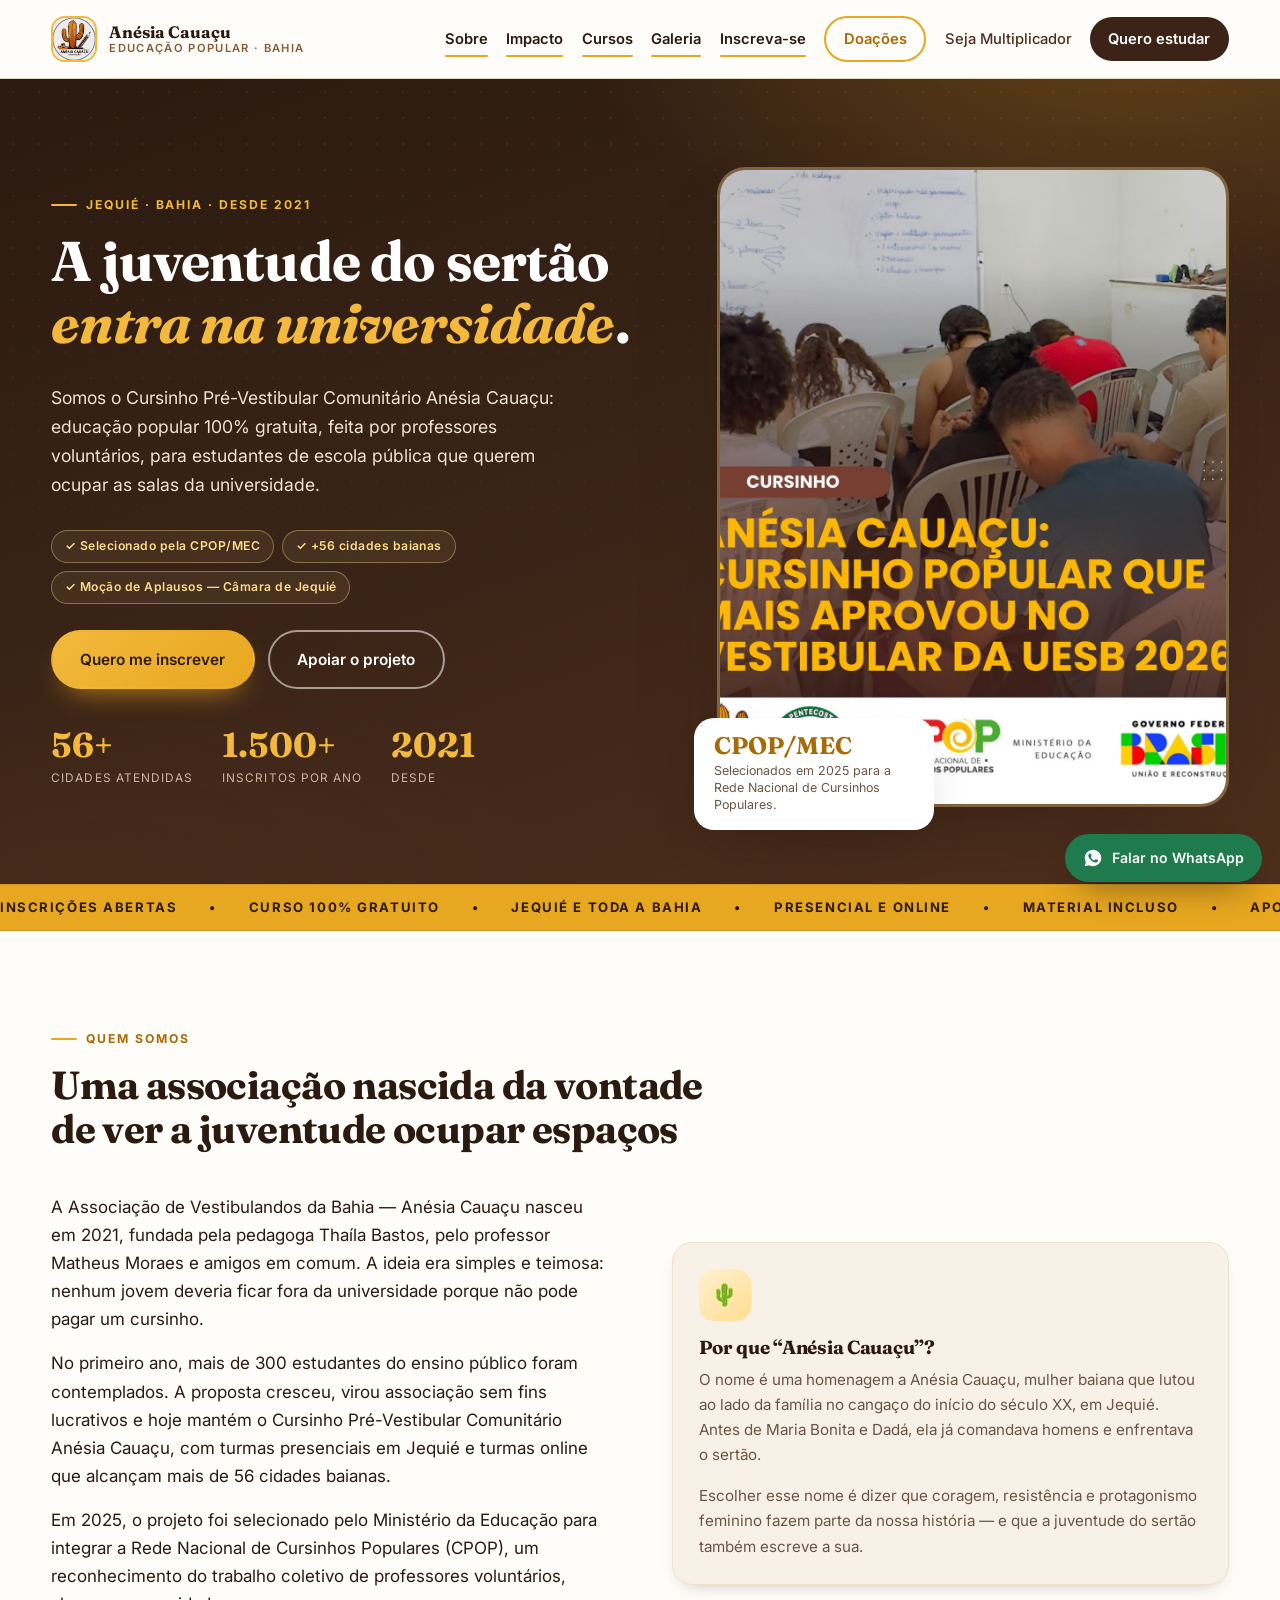
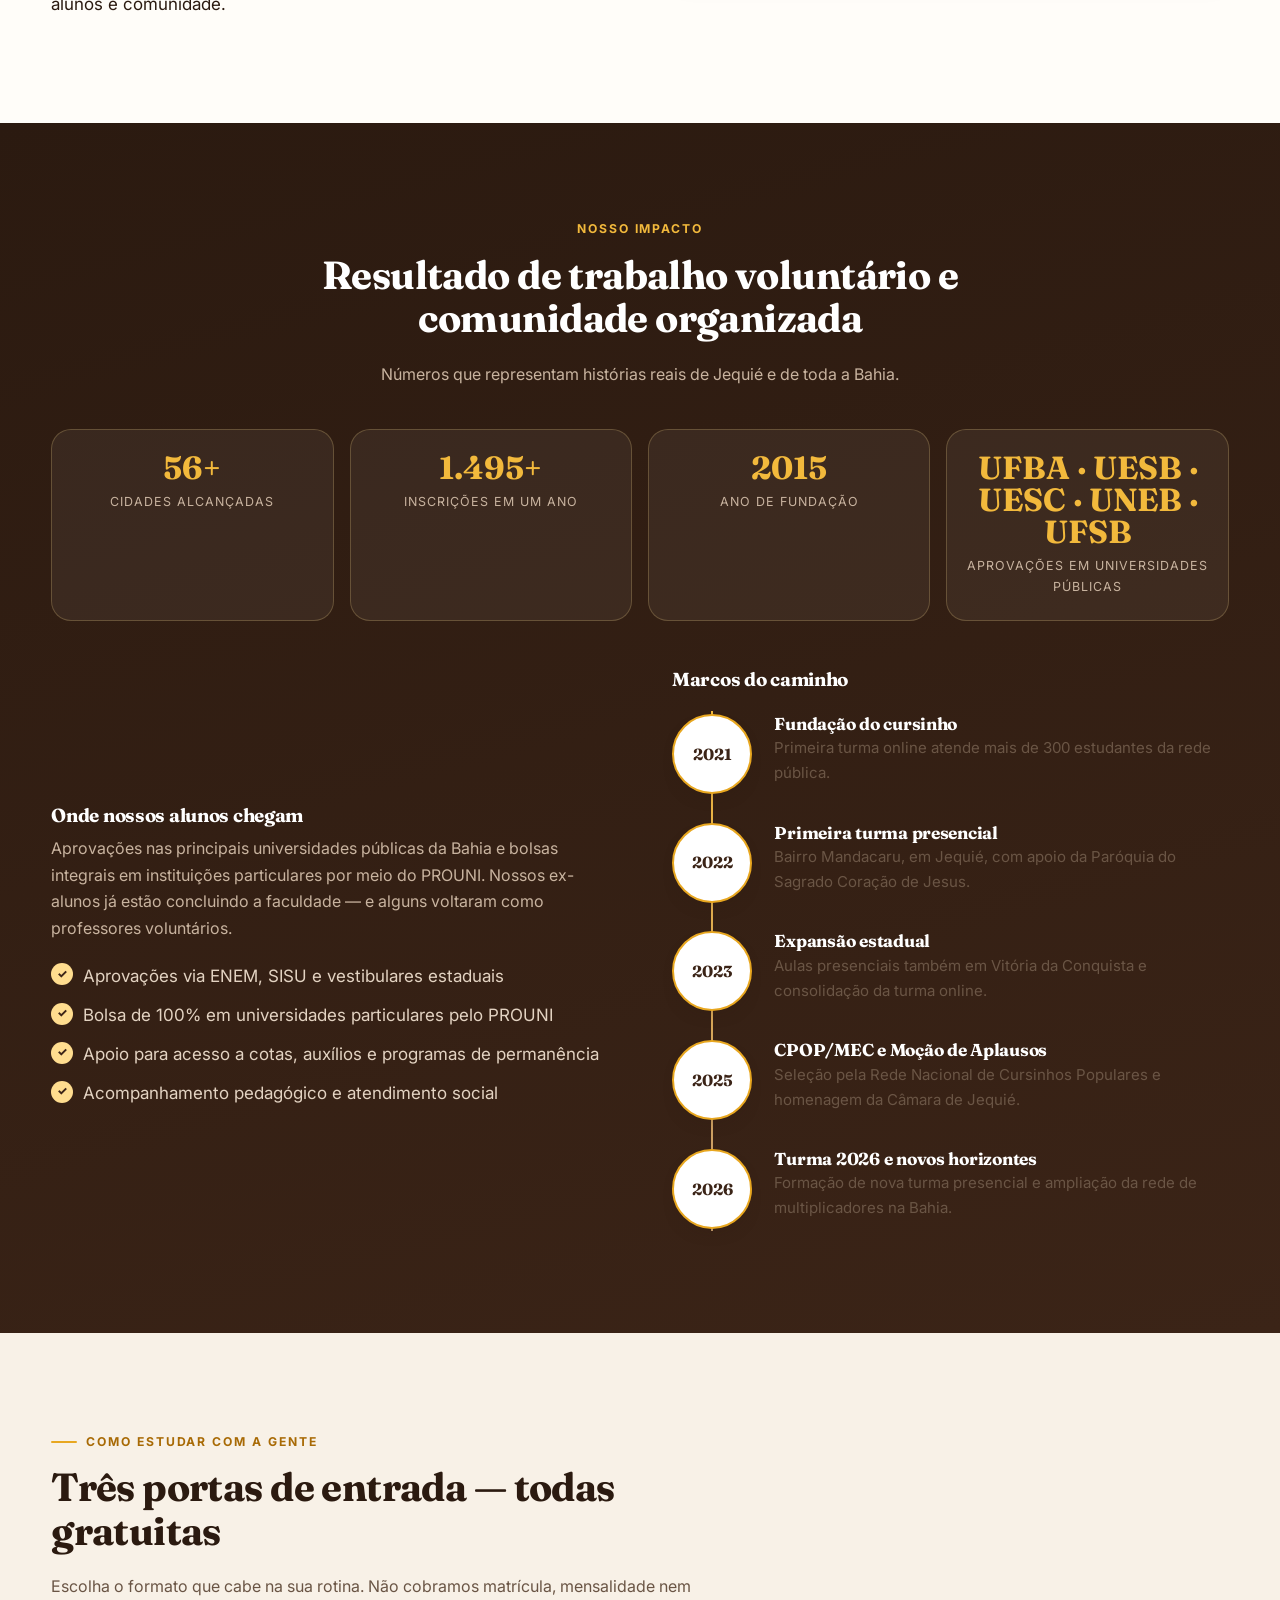
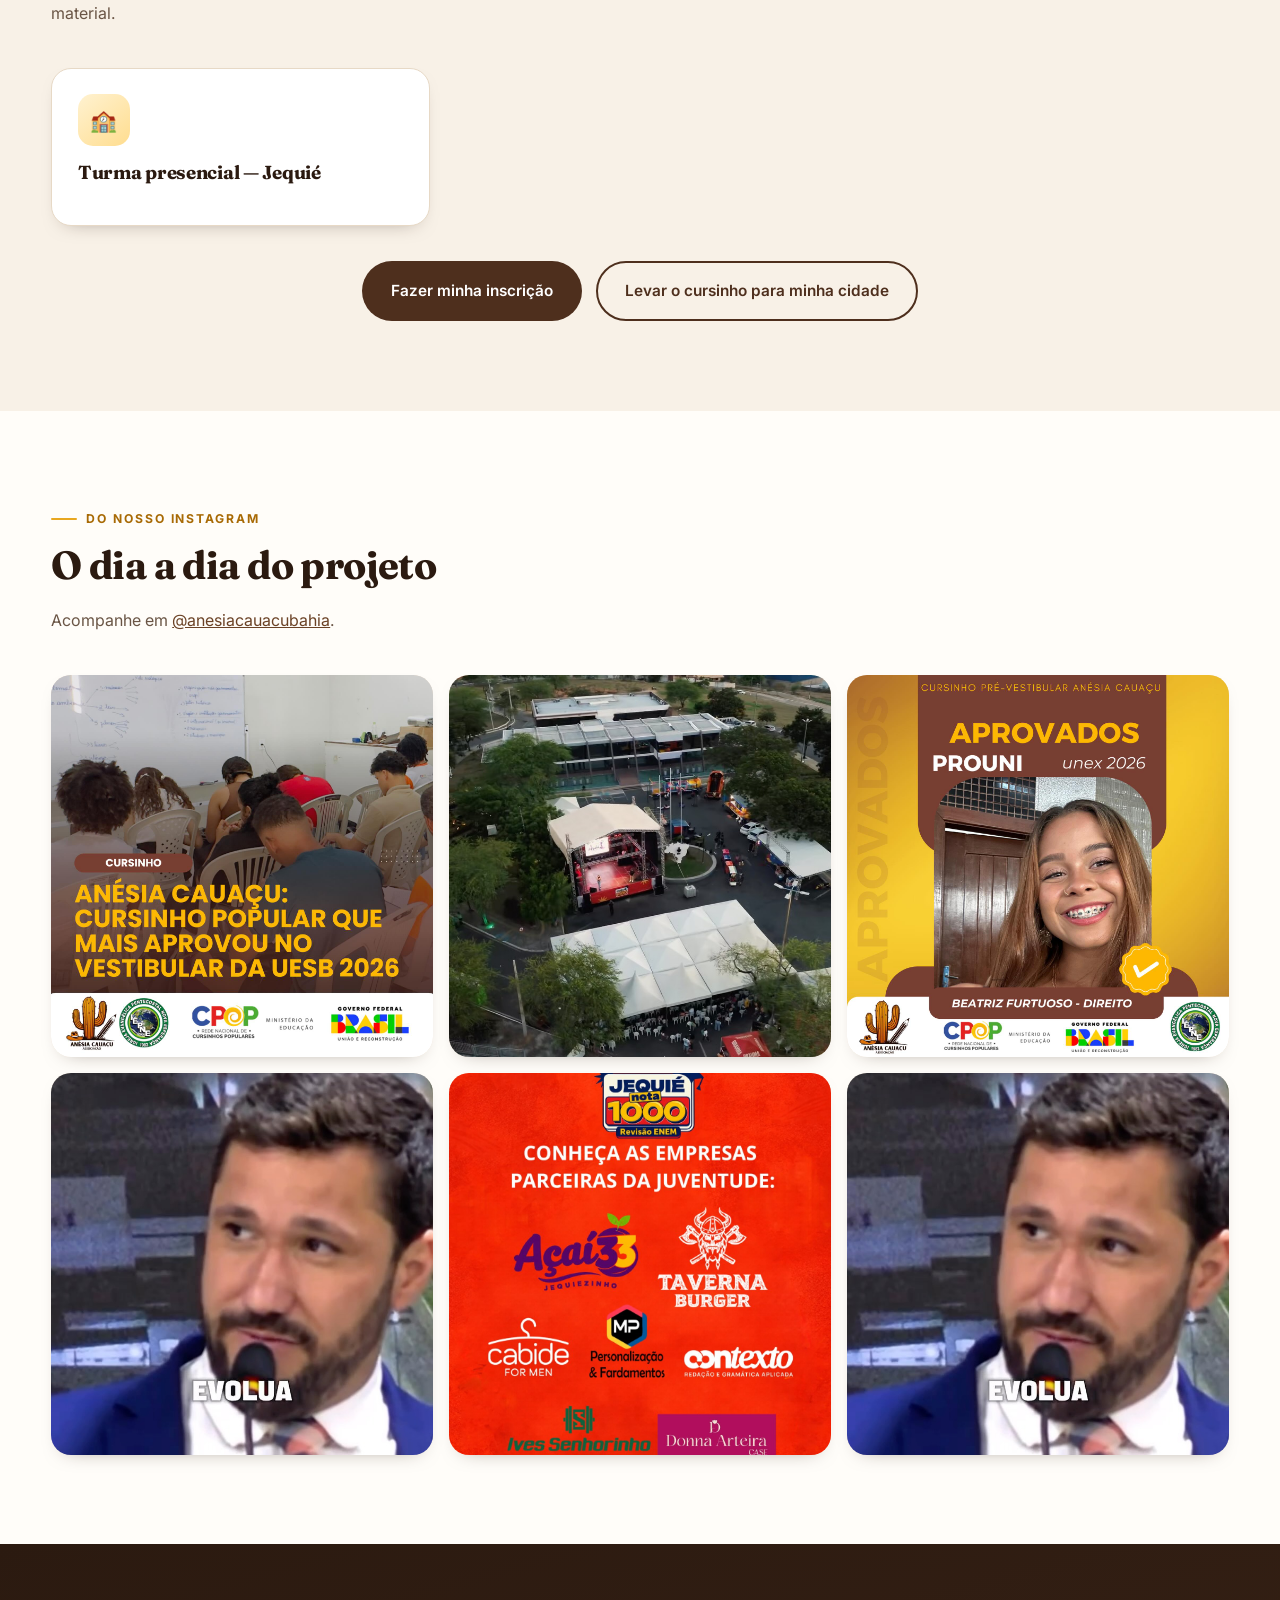
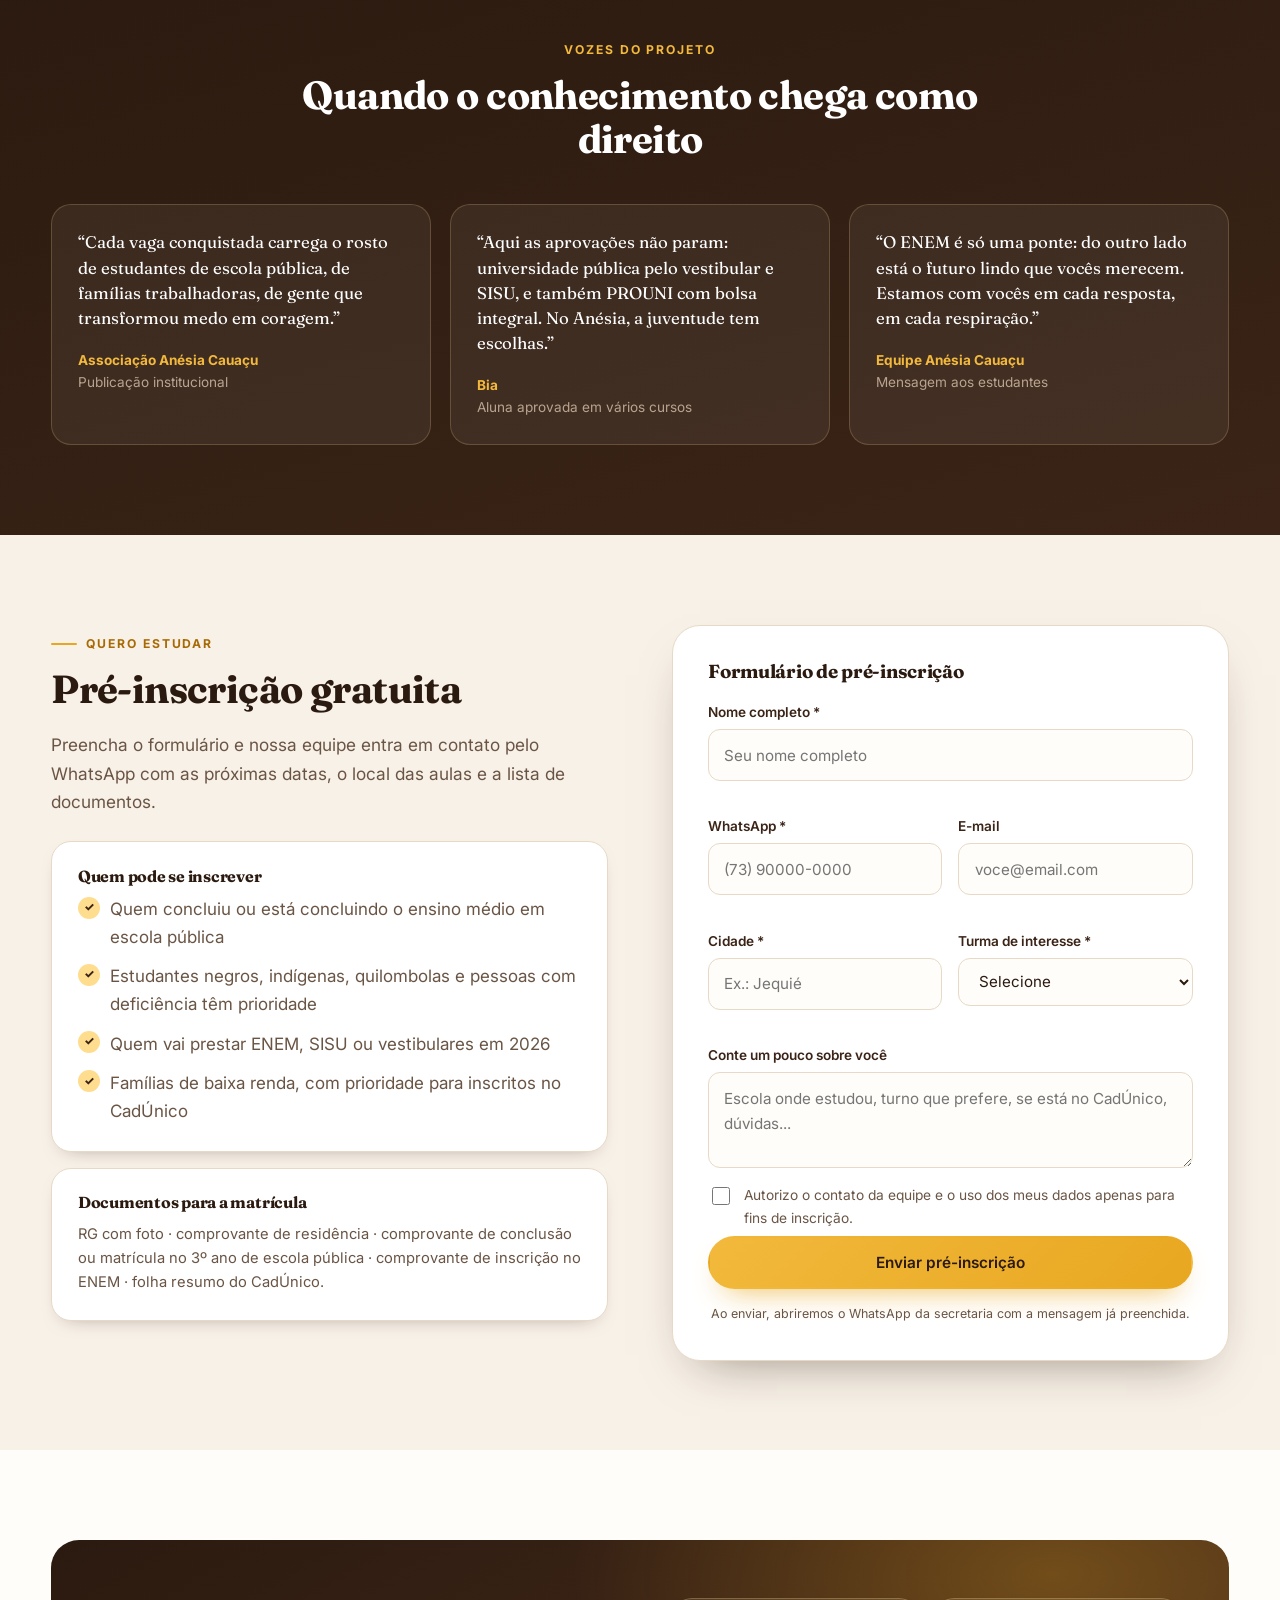
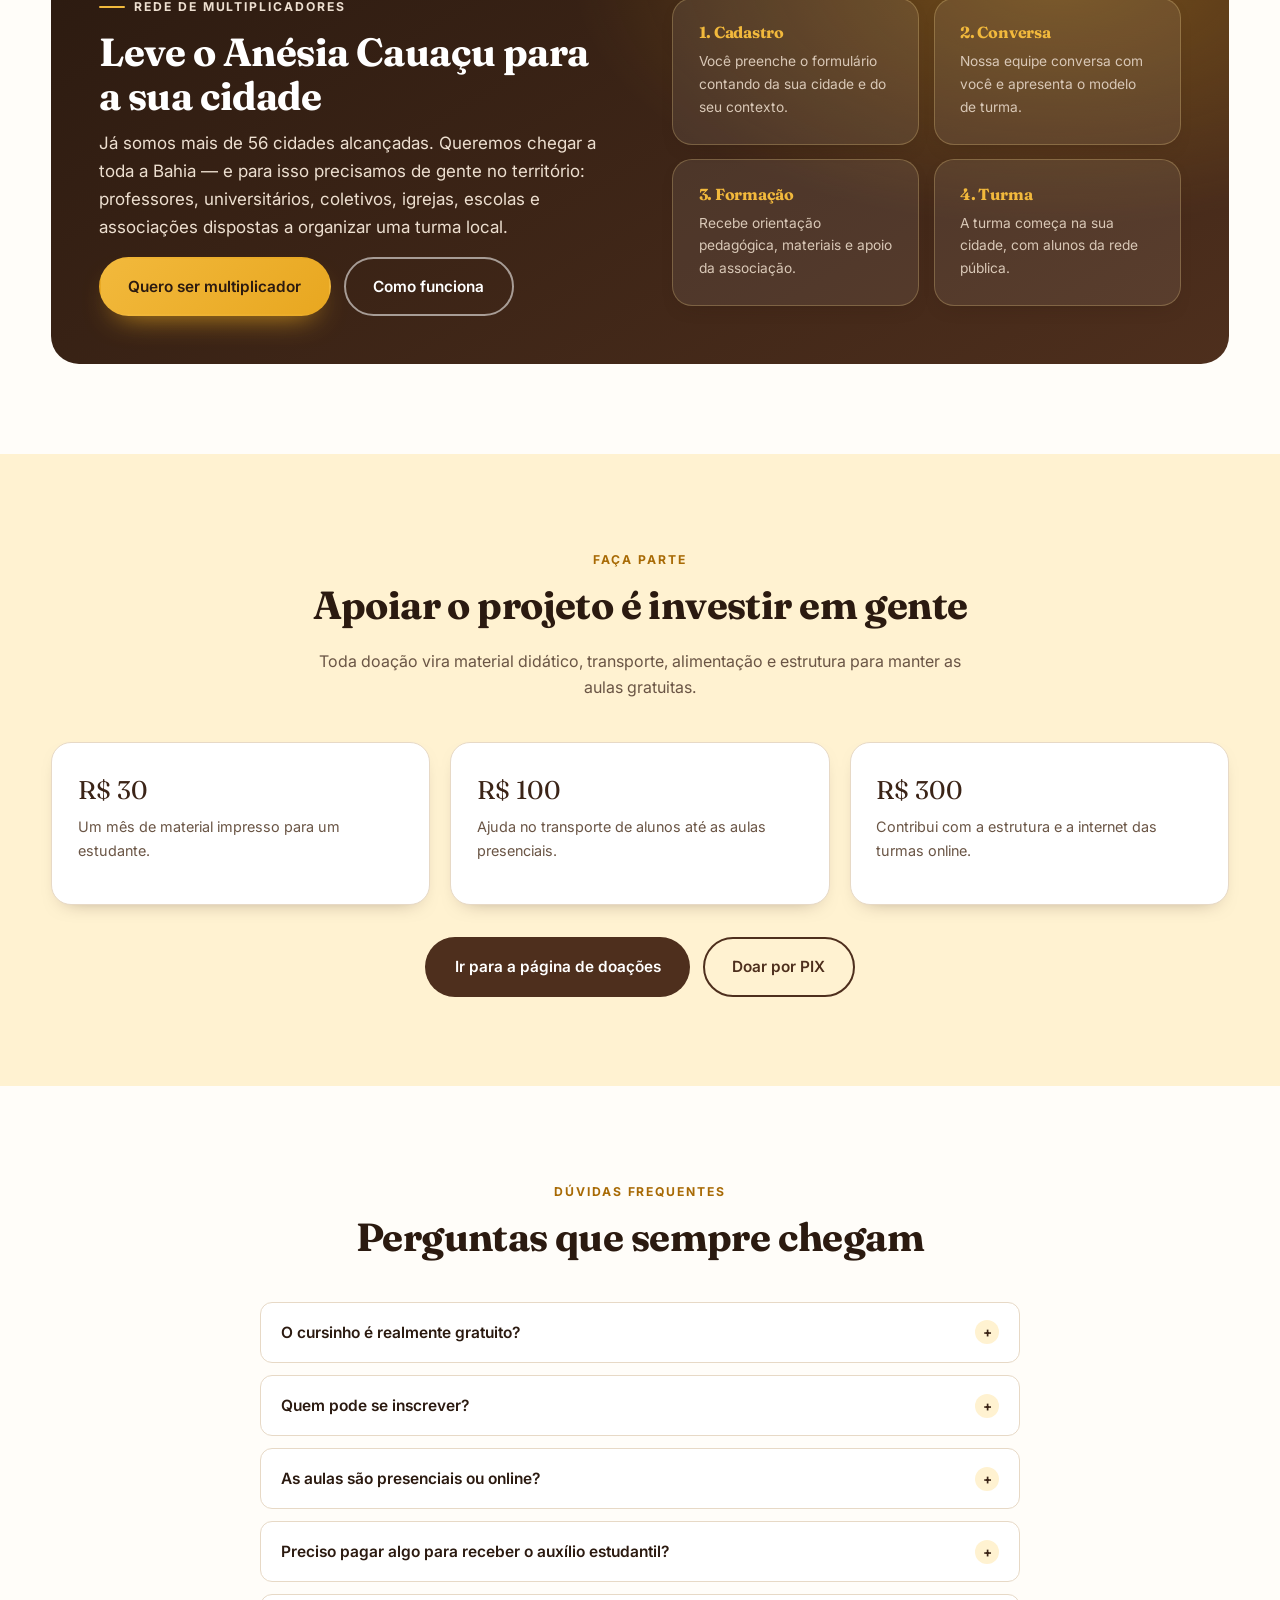
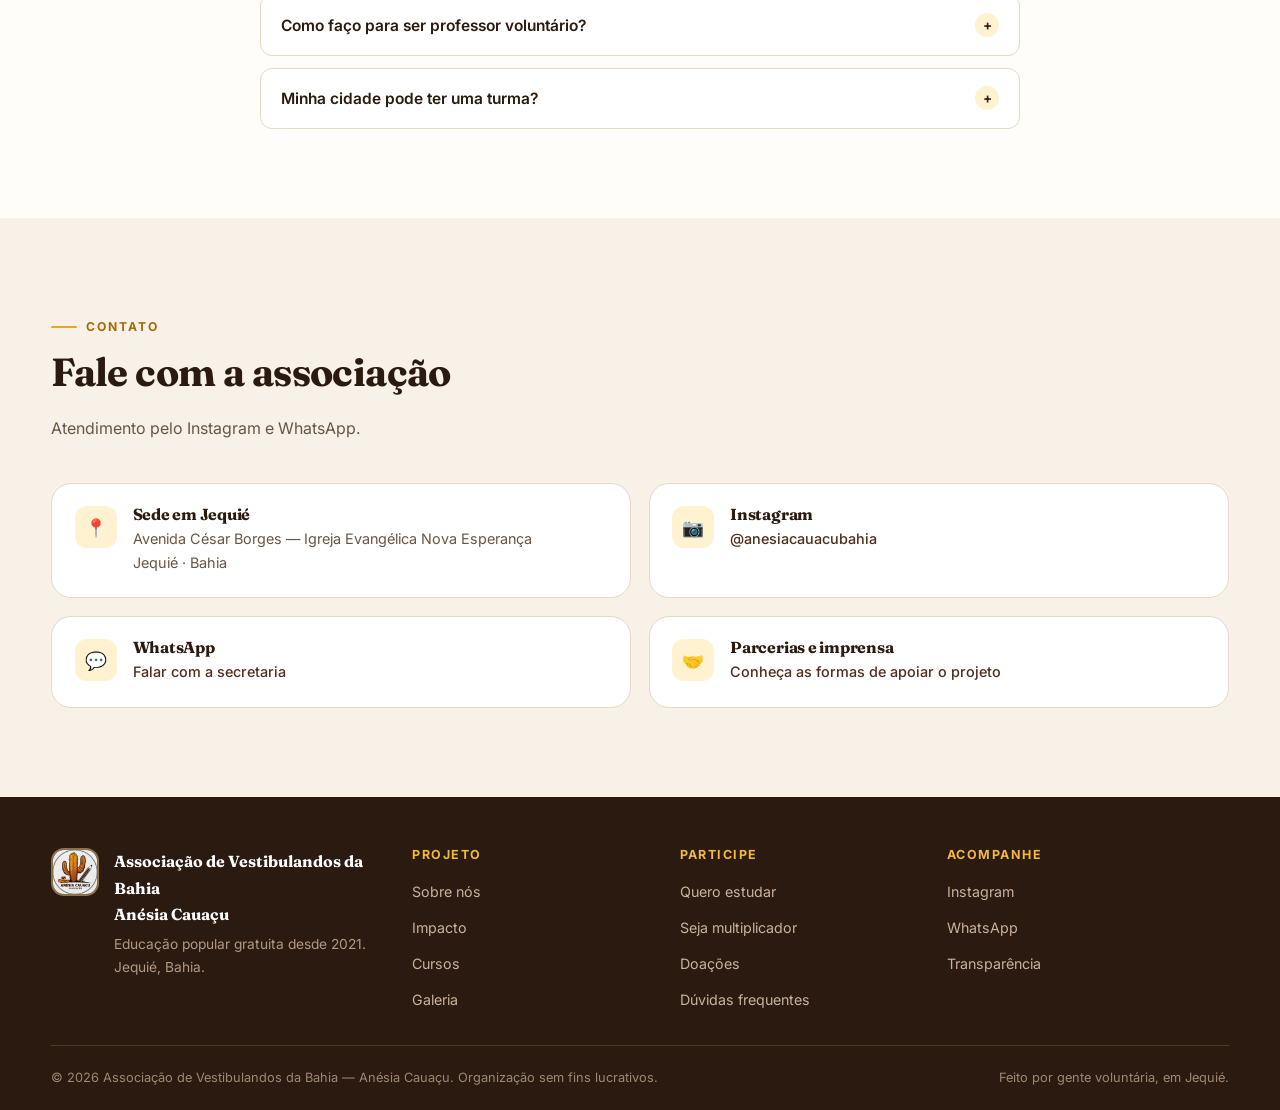
<file: index.html>
<!DOCTYPE html>
<html lang="pt-BR">
<head>
  <meta charset="UTF-8">
  <meta name="viewport" content="width=device-width, initial-scale=1.0">
  <title>Associação Anésia Cauaçu — Cursinho Pré-Vestibular Comunitário | Jequié, Bahia</title>
  <meta name="description" content="Educação popular gratuita em Jequié desde 2021. Mais de 56 cidades baianas alcançadas, centenas de aprovações em universidades públicas. Selecione pela Rede Nacional de Cursinhos Populares (CPOP/MEC).">
  <meta name="theme-color" content="#2b1a10">

  <!-- Open Graph (compartilhamento em redes sociais) -->
  <meta property="og:type" content="website">
  <meta property="og:locale" content="pt_BR">
  <meta property="og:title" content="Associação Anésia Cauaçu — Cursinho Comunitário Gratuito">
  <meta property="og:description" content="Referência em educação popular na Bahia. Cursinho pré-vestibular gratuito em Jequié e online para todo o estado.">
  <meta property="og:image" content="assets/uploads/post-turma.jpg">

  <link rel="icon" type="image/jpeg" href="assets/uploads/perfil-instagram.jpg">
  <link rel="preconnect" href="https://fonts.googleapis.com">
  <link rel="preconnect" href="https://fonts.gstatic.com" crossorigin>
  <link href="https://fonts.googleapis.com/css2?family=Fraunces:ital,opsz,wght@0,9..144,500;0,9..144,700;1,9..144,600&family=Inter:wght@300;400;500;600;700;800&display=swap" rel="stylesheet">
  <link rel="stylesheet" href="css/styles.css">
</head>
<body>

<a class="skip-link" href="#conteudo">Ir para o conteúdo</a>

<!-- ===================== TOPO ===================== -->
<header class="topbar">
  <div class="container topbar__inner">
    <a class="brand" href="index.html#inicio" aria-label="Anésia Cauaçu — página inicial">
      <img class="brand__mark" src="assets/uploads/perfil-instagram.jpg" alt="Logo da Associação Anésia Cauaçu">
      <span class="brand__text">
        <strong>Anésia Cauaçu</strong>
        <small>Educação popular · Bahia</small>
      </span>
    </a>

    <nav class="nav" id="nav" aria-label="Navegação principal">
      <a href="index.html#sobre">Sobre</a>
      <a href="index.html#impacto">Impacto</a>
      <a href="index.html#cursos">Cursos</a>
      <a href="index.html#galeria">Galeria</a>
      <a href="index.html#inscricoes">Inscreva-se</a>
      <a class="nav__donate" href="doacoes.html">Doações</a>
      <a href="multiplicadores.html">Seja Multiplicador</a>
      <a class="nav__cta" href="index.html#inscricoes">Quero estudar</a>
    </nav>

    <button class="menu-btn" id="menuBtn" aria-label="Abrir menu" aria-expanded="false" aria-controls="nav">
      <span></span><span></span><span></span>
    </button>
  </div>
</header>

<main id="conteudo">

  <!-- ===================== HERO ===================== -->
  <section class="hero" id="inicio">
    <div class="container hero__inner">
      <div>
        <p class="eyebrow eyebrow--light" data-campo="hero_selo">Jequié · Bahia · Desde 2021</p>
        <h1><span data-campo="hero_titulo">A juventude do sertão</span> <em data-campo="hero_titulo_destaque">entra na universidade</em>.</h1>
        <p class="hero__lead" data-campo="hero_texto">
          Somos o Cursinho Pré-Vestibular Comunitário Anésia Cauaçu: educação popular
          100% gratuita, feita por professores voluntários, para estudantes de escola pública
          que querem ocupar as salas da universidade.
        </p>

        <ul class="hero__badges">
          <li>✓ Selecionado pela CPOP/MEC</li>
          <li>✓ +56 cidades baianas</li>
          <li>✓ Moção de Aplausos — Câmara de Jequié</li>
        </ul>

        <div class="btn-group">
          <a class="btn btn--gold" href="#inscricoes" data-campo="hero_botao_principal">Quero me inscrever</a>
          <a class="btn btn--outline-light" href="doacoes.html" data-campo="hero_botao_secundario">Apoiar o projeto</a>
        </div>

        <ul class="hero__stats">
          <li><strong data-count="56" data-suffix="+" data-campo-numero="hero_numero1_valor" data-campo-sufixo="hero_numero1_sufixo">0</strong><span data-campo="hero_numero1_rotulo">Cidades atendidas</span></li>
          <li><strong data-count="1500" data-suffix="+" data-campo-numero="hero_numero2_valor" data-campo-sufixo="hero_numero2_sufixo">0</strong><span data-campo="hero_numero2_rotulo">Inscritos por ano</span></li>
          <li><strong data-count="2021" data-plain="true" data-campo-numero="hero_numero3_valor">0</strong><span data-campo="hero_numero3_rotulo">Desde</span></li>
        </ul>
      </div>

      <div class="hero__visual">
        <div class="hero__photo">
          <img src="assets/uploads/post-turma.jpg" alt="Turma do Cursinho Anésia Cauaçu reunida no início das aulas" loading="eager" data-campo="hero_foto">
        </div>
        <div class="hero__float">
          <strong data-campo="hero_cartao_titulo">CPOP/MEC</strong>
          <span data-campo="hero_cartao_texto">Selecionados em 2025 para a Rede Nacional de Cursinhos Populares.</span>
        </div>
      </div>
    </div>
  </section>

  <!-- ===================== FAIXA ===================== -->
  <div class="ticker" aria-hidden="true">
    <div class="ticker__track">
      <span>Inscrições abertas</span><span>•</span>
      <span>Curso 100% gratuito</span><span>•</span>
      <span>Jequié e todo a Bahia</span><span>•</span>
      <span>Presencial e online</span><span>•</span>
      <span>Material incluso</span><span>•</span>
      <span>Apoio pedagógico</span><span>•</span>
      <span>Inscrições abertas</span><span>•</span>
      <span>Curso 100% gratuito</span><span>•</span>
      <span>Jequié e todo a Bahia</span><span>•</span>
      <span>Presencial e online</span><span>•</span>
      <span>Material incluso</span><span>•</span>
      <span>Apoio pedagógico</span><span>•</span>
    </div>
  </div>

  <!-- ===================== SOBRE ===================== -->
  <section class="section" id="sobre">
    <div class="container">
      <div class="section__head">
        <p class="eyebrow">Quem somos</p>
        <h2>Uma associação nascida da vontade de ver a juventude ocupar espaços</h2>
      </div>

      <div class="split">
        <div>
          <p data-campo="sobre_paragrafo1">
            A <strong>Associação de Vestibulandos da Bahia — Anésia Cauaçu</strong> nasceu em
            2021, fundada pela pedagoga <strong>Thaíla Bastos</strong>, pelo professor
            <strong>Matheus Moraes</strong> e amigos em comum. A ideia era simples e teimosa:
            nenhum jovem deveria ficar fora da universidade porque não pode pagar um cursinho.
          </p>
          <p data-campo="sobre_paragrafo2">
            No primeiro ano, mais de 300 estudantes do ensino público foram contemplados.
            A proposta cresceu, virou associação sem fins lucrativos e hoje mantém o
            <strong>Cursinho Pré-Vestibular Comunitário Anésia Cauaçu</strong>, com turmas
            presenciais em Jequié e turmas online que alcançam mais de 56 cidades baianas.
          </p>
          <p data-campo="sobre_paragrafo3">
            Em 2025, o projeto foi <strong>selecionado pelo Ministério da Educação</strong> para
            integrar a Rede Nacional de Cursinhos Populares (CPOP), um reconhecimento do
            trabalho coletivo de professores voluntários, alunos e comunidade.
          </p>
        </div>

        <aside class="card" style="background:var(--brown-50); border-color:var(--brown-100);">
          <div class="icon-box" aria-hidden="true">🌵</div>
          <h3 data-campo="nome_titulo">Por que “Anésia Cauaçu”?</h3>
          <p class="muted" style="font-size:.95rem;" data-campo="nome_paragrafo1">
            O nome é uma homenagem a <strong>Anésia Cauaçu</strong>, mulher baiana que lutou
            ao lado da família no cangaço do início do século XX, em Jequié. Antes de Maria
            Bonita e Dadá, ela já comandava homens e enfrentava o sertão.
          </p>
          <p class="muted" style="font-size:.95rem; margin-bottom:0;" data-campo="nome_paragrafo2">
            Escolher esse nome é dizer que coragem, resistência e protagonismo feminino
            fazem parte da nossa história — e que a juventude do sertão também escreve a sua.
          </p>
        </aside>
      </div>
    </div>
  </section>

  <!-- ===================== IMPACTO ===================== -->
  <section class="section section--dark" id="impacto">
    <div class="container">
      <div class="section__head section__head--center">
        <p class="eyebrow eyebrow--light" data-campo="impacto_selo">Nosso impacto</p>
        <h2 data-campo="impacto_titulo">Resultado de trabalho voluntário e comunidade organizada</h2>
        <p class="section__sub" data-campo="impacto_texto">Números que representam histórias reais de Jequié e de toda a Bahia.</p>
      </div>

      <div class="stats">
        <div class="stat"><strong data-count="56" data-suffix="+" data-campo-numero="impacto_numero1_valor" data-campo-sufixo="impacto_numero1_sufixo">0</strong><span data-campo="impacto_numero1_rotulo">Cidades alcançadas</span></div>
        <div class="stat"><strong data-count="1500" data-suffix="+" data-campo-numero="impacto_numero2_valor" data-campo-sufixo="impacto_numero2_sufixo">0</strong><span data-campo="impacto_numero2_rotulo">Inscrições em um ano</span></div>
        <div class="stat"><strong data-count="2021" data-plain="true" data-campo-numero="impacto_numero3_valor">0</strong><span data-campo="impacto_numero3_rotulo">Ano de fundação</span></div>
        <div class="stat"><strong>UFBA · UESB · UESC · UNEB · UFSB</strong><span>Aprovações em universidades públicas</span></div>
      </div>

      <div class="split" style="margin-top:3rem;">
        <div>
          <h3 data-campo="impacto_onde_titulo">Onde nossos alunos chegam</h3>
          <p class="section__sub" data-campo="impacto_onde_texto">
            Aprovações nas principais universidades públicas da Bahia e bolsas integrais
            em instituições particulares por meio do PROUNI. Nossos ex-alunos já estão
            concluindo a faculdade — e alguns voltaram como professores voluntários.
          </p>
          <ul class="check-list" id="listaImpacto">
            <li>Aprovações via ENEM, SISU e vestibulares estaduais</li>
            <li>Bolsa de 100% em universidades particulares pelo PROUNI</li>
            <li>Apoio para acesso a cotas, auxílios e programas de permanência</li>
            <li>Acompanhamento pedagógico e atendimento social</li>
          </ul>
        </div>

        <div>
          <h3>Marcos do caminho</h3>
          <ul class="timeline">
            <li class="timeline__item">
              <span class="timeline__year">2021</span>
              <div>
                <h3>Fundação do cursinho</h3>
                <p>Primeira turma online atende mais de 300 estudantes da rede pública.</p>
              </div>
            </li>
            <li class="timeline__item">
              <span class="timeline__year">2022</span>
              <div>
                <h3>Primeira turma presencial</h3>
                <p>Bairro Mandacaru, em Jequié, com apoio da Paróquia do Sagrado Coração de Jesus.</p>
              </div>
            </li>
            <li class="timeline__item">
              <span class="timeline__year">2023</span>
              <div>
                <h3>Expansão estadual</h3>
                <p>Aulas presenciais também em Vitória da Conquista e consolidação da turma online.</p>
              </div>
            </li>
            <li class="timeline__item">
              <span class="timeline__year">2025</span>
              <div>
                <h3>CPOP/MEC e Moção de Aplausos</h3>
                <p>Seleção pela Rede Nacional de Cursinhos Populares e homenagem da Câmara de Jequié.</p>
              </div>
            </li>
            <li class="timeline__item">
              <span class="timeline__year">2026</span>
              <div>
                <h3>Turma 2026 e novos horizontes</h3>
                <p>Formação de nova turma presencial e ampliação da rede de multiplicadores na Bahia.</p>
              </div>
            </li>
          </ul>
        </div>
      </div>
    </div>
  </section>

  <!-- ===================== CURSOS ===================== -->
  <section class="section section--alt" id="cursos">
    <div class="container">
      <div class="section__head">
        <p class="eyebrow" data-campo="cursos_selo">Como estudar com a gente</p>
        <h2 data-campo="cursos_titulo">Três portas de entrada — todas gratuitas</h2>
        <p class="section__sub" data-campo="cursos_texto">Escolha o formato que cabe na sua rotina. Não cobramos matrícula, mensalidade nem material.</p>
      </div>

      <div class="grid-3" id="listaCursos">
        <article class="card">
          <span class="icon-box" aria-hidden="true">🏫</span>
          <h3>Turma presencial — Jequié</h3>
          <p class="muted">
            Aulas de segunda a sexta, no contraturno, na Avenida César Borges.
            Turma pequena, acompanhamento próximo e material impresso.
          </p>
          <ul class="check-list" style="font-size:.92rem;">
            <li>Presença na Igreja Evangélica Nova Esperança</li>
            <li>Atendimento social e apoio pedagógico</li>
            <li>Prioridade para escola pública e CadÚnico</li>
          </ul>
        </article>

        <article class="card" style="border-color:var(--gold-500); box-shadow:0 0 0 3px var(--gold-100);">
          <span class="icon-box" aria-hidden="true">💻</span>
          <h3>Turma online — toda a Bahia</h3>
          <p class="muted">
            Para quem estuda ou trabalha durante o dia. Aulas ao vivo com gravação
            disponível, para acompanhar no seu horário.
          </p>
          <ul class="check-list" style="font-size:.92rem;">
            <li>Já alcançou mais de 56 cidades baianas</li>
            <li>Turma noturna com aulas gravadas</li>
            <li>Materiais digitais gratuitos</li>
          </ul>
        </article>

        <article class="card">
          <span class="icon-box" aria-hidden="true">📣</span>
          <h3>Aulões e revisões abertas</h3>
          <p class="muted">
            Encontros pontuais como o <strong>Jequié Nota Mil</strong>: revisão aberta
            para o ENEM, com parceiros locais e entrada gratuita.
          </p>
          <ul class="check-list" style="font-size:.92rem;">
            <li>Revisões por área do conhecimento</li>
            <li>Simulados no formato ENEM</li>
            <li>Abertos à comunidade, sem inscrição</li>
          </ul>
        </article>
      </div>

      <div class="btn-group" style="margin-top:2.2rem; justify-content:center;">
        <a class="btn btn--brown" href="#inscricoes">Fazer minha inscrição</a>
        <a class="btn btn--outline" href="multiplicadores.html">Levar o cursinho para minha cidade</a>
      </div>
    </div>
  </section>

  <!-- ===================== GALERIA ===================== -->
  <section class="section" id="galeria">
    <div class="container">
      <div class="section__head">
        <p class="eyebrow">Do nosso Instagram</p>
        <h2>O dia a dia do projeto</h2>
        <p class="section__sub">Acompanhe em <a href="https://www.instagram.com/anesiacauacubahia/" target="_blank" rel="noopener">@anesiacauacubahia</a>.</p>
      </div>

      <div class="gallery">
        <a class="gallery__item" href="https://www.instagram.com/anesiacauacubahia/" target="_blank" rel="noopener">
          <img src="assets/uploads/post-turma.jpg" alt="Turma de alunos do Cursinho Anésia Cauaçu" loading="lazy">
          <span class="gallery__overlay"><p>Turmas presenciais e online</p></span>
        </a>
        <a class="gallery__item" href="https://www.instagram.com/anesiacauacubahia/" target="_blank" rel="noopener">
          <img src="assets/uploads/post-jequie-nota-mil.jpg" alt="Evento Jequié Nota Mil, revisão gratuita para o ENEM" loading="lazy">
          <span class="gallery__overlay"><p>Jequié Nota Mil: revisão aberta para o ENEM</p></span>
        </a>
        <a class="gallery__item" href="https://www.instagram.com/anesiacauacubahia/" target="_blank" rel="noopener">
          <img src="assets/uploads/post-aprovacao-bia.jpg" alt="Estudantes aprovados em universidades públicas e com bolsa integral" loading="lazy">
          <span class="gallery__overlay"><p>Aprovações que não param: pública, SISU e PROUNI</p></span>
        </a>
        <a class="gallery__item" href="https://www.instagram.com/anesiacauacubahia/" target="_blank" rel="noopener">
          <img src="assets/uploads/post-parceria.jpg" alt="Parcerias que apoiam a educação no território" loading="lazy">
          <span class="gallery__overlay"><p>Quando existe união e propósito: nossos parceiros</p></span>
        </a>
        <a class="gallery__item" href="https://www.instagram.com/anesiacauacubahia/" target="_blank" rel="noopener">
          <img src="assets/uploads/post-parceiros.jpg" alt="Apoiadores do evento de revisão para o ENEM" loading="lazy">
          <span class="gallery__overlay"><p>Grandes eventos, grandes parceiros</p></span>
        </a>
        <a class="gallery__item" href="https://www.instagram.com/anesiacauacubahia/" target="_blank" rel="noopener">
          <img src="assets/uploads/post-parceria.jpg" alt="Comunidade reunida em atividade do cursinho" loading="lazy">
          <span class="gallery__overlay"><p>Educação como direito, não privilégio</p></span>
        </a>
      </div>
    </div>
  </section>

  <!-- ===================== DEPOIMENTOS ===================== -->
  <section class="section section--dark">
    <div class="container">
      <div class="section__head section__head--center">
        <p class="eyebrow eyebrow--light" data-campo="depoimentos_selo">Vozes do projeto</p>
        <h2 data-campo="depoimentos_titulo">Quando o conhecimento chega como direito</h2>
      </div>

      <div class="quotes" id="listaDepoimentos">
        <figure class="quote">
          <blockquote>“Cada vaga conquistada carrega o rosto de estudantes de escola pública, de famílias trabalhadoras, de gente que transformou medo em coragem.”</blockquote>
          <figcaption><strong>Associação Anésia Cauaçu</strong><span>Publicação institucional</span></figcaption>
        </figure>
        <figure class="quote">
          <blockquote>“Aqui as aprovações não param: universidade pública pelo vestibular e SISU, e também PROUNI com bolsa integral. No Anésia, a juventude tem escolhas.”</blockquote>
          <figcaption><strong>Bia</strong><span>Aluna aprovada em vários cursos</span></figcaption>
        </figure>
        <figure class="quote">
          <blockquote>“O ENEM é só uma ponte: do outro lado está o futuro lindo que vocês merecem. Estamos com vocês em cada resposta, em cada respiração.”</blockquote>
          <figcaption><strong>Equipe Anésia Cauaçu</strong><span>Mensagem aos estudantes</span></figcaption>
        </figure>
      </div>
    </div>
  </section>

  <!-- ===================== INSCRIÇÕES ===================== -->
  <section class="section section--alt" id="inscricoes">
    <div class="container">
      <div class="split" style="align-items:start;">
        <div>
          <p class="eyebrow" data-campo="inscricao_selo">Quero estudar</p>
          <h2 data-campo="inscricao_titulo">Pré-inscrição gratuita</h2>
          <p class="lead" data-campo="inscricao_texto">
            Preencha o formulário e nossa equipe entra em contato pelo WhatsApp com as
            próximas datas, o local das aulas e a lista de documentos.
          </p>

          <div class="card" style="margin-top:1.5rem; background:var(--white);">
            <h4 style="margin-bottom:.6rem;">Quem pode se inscrever</h4>
            <ul class="check-list" style="margin-top:0;" id="listaQuemPode">
              <li>Quem concluiu ou está concluindo o ensino médio em escola pública</li>
              <li>Estudantes negros, indígenas, quilombolas e pessoas com deficiência têm prioridade</li>
              <li>Quem vai prestar ENEM, SISU ou vestibulares em 2026</li>
              <li>Famílias de baixa renda, com prioridade para inscritos no CadÚnico</li>
            </ul>
          </div>

          <div class="card" style="margin-top:1rem; background:var(--white);">
            <h4 style="margin-bottom:.6rem;">Documentos para a matrícula</h4>
            <p class="muted" style="font-size:.92rem; margin:0;" data-campo="inscricao_documentos">
              RG com foto · comprovante de residência · comprovante de conclusão ou matrícula
              no 3º ano de escola pública · comprovante de inscrição no ENEM ·
              folha resumo do CadÚnico.
            </p>
          </div>
        </div>

        <form class="form-card" id="inscricaoForm" novalidate>
          <h3 style="margin-bottom:1.2rem;">Formulário de pré-inscrição</h3>

          <div class="form-grid">
            <div class="field field--full">
              <label for="nome">Nome completo *</label>
              <input type="text" id="nome" name="nome" required autocomplete="name" placeholder="Seu nome completo">
              <span class="error" data-error-for="nome"></span>
            </div>

            <div class="field">
              <label for="telefone">WhatsApp *</label>
              <input type="tel" id="telefone" name="telefone" required autocomplete="tel" placeholder="(73) 90000-0000">
              <span class="error" data-error-for="telefone"></span>
            </div>

            <div class="field">
              <label for="email">E-mail</label>
              <input type="email" id="email" name="email" autocomplete="email" placeholder="voce@email.com">
              <span class="error" data-error-for="email"></span>
            </div>

            <div class="field">
              <label for="cidade">Cidade *</label>
              <input type="text" id="cidade" name="cidade" required placeholder="Ex.: Jequié" autocomplete="address-level2">
              <span class="error" data-error-for="cidade"></span>
            </div>

            <div class="field">
              <label for="turma">Turma de interesse *</label>
              <select id="turma" name="turma" required>
                <option value="">Selecione</option>
                <option>Presencial — Jequié</option>
                <option>Online — toda a Bahia</option>
                <option>Ainda não sei / quero orientação</option>
              </select>
              <span class="error" data-error-for="turma"></span>
            </div>

            <div class="field field--full">
              <label for="mensagem">Conte um pouco sobre você</label>
              <textarea id="mensagem" name="mensagem" placeholder="Escola onde estudou, turno que prefere, se está no CadÚnico, dúvidas..."></textarea>
            </div>
          </div>

          <label class="check">
            <input type="checkbox" id="lgpd" name="lgpd" required>
            <span>Autorizo o contato da equipe e o uso dos meus dados apenas para fins de inscrição.</span>
          </label>
          <span class="error" data-error-for="lgpd"></span>

          <button type="submit" class="btn btn--gold btn--full">Enviar pré-inscrição</button>
          <p class="form__note">Ao enviar, abriremos o WhatsApp da secretaria com a mensagem já preenchida.</p>
          <div class="form__success" id="inscricaoSuccess" role="status" hidden>
            <strong>Quase lá!</strong> Confira a mensagem aberta no WhatsApp e envie para concluir.
          </div>
        </form>
      </div>
    </div>
  </section>

  <!-- ===================== MULTIPLICADORES (chamada) ===================== -->
  <section class="section" id="multiplicadores-cta">
    <div class="container">
      <div class="donate-hero">
        <div class="split" style="align-items:center;">
          <div>
            <p class="eyebrow eyebrow--light">Rede de multiplicadores</p>
            <h2>Leve o Anésia Cauaçu para a sua cidade</h2>
            <p>
              Já somos mais de 56 cidades alcançadas. Queremos chegar a toda a Bahia —
              e para isso precisamos de gente no território: professores, universitários,
              coletivos, igrejas, escolas e associações dispostas a organizar uma turma local.
            </p>
            <div class="btn-group">
              <a class="btn btn--gold" href="multiplicadores.html">Quero ser multiplicador</a>
              <a class="btn btn--outline-light" href="multiplicadores.html#como-funciona">Como funciona</a>
            </div>
          </div>
          <div class="grid-2" style="gap:.9rem;">
            <div class="card" style="background:rgba(255,255,255,.08); border-color:rgba(255,221,143,.25);">
              <h4 style="color:var(--gold-400);">1. Cadastro</h4>
              <p class="muted" style="font-size:.86rem; margin:0; color:#d9c8b7;">Você preenche o formulário contando da sua cidade e do seu contexto.</p>
            </div>
            <div class="card" style="background:rgba(255,255,255,.08); border-color:rgba(255,221,143,.25);">
              <h4 style="color:var(--gold-400);">2. Conversa</h4>
              <p class="muted" style="font-size:.86rem; margin:0; color:#d9c8b7;">Nossa equipe conversa com você e apresenta o modelo de turma.</p>
            </div>
            <div class="card" style="background:rgba(255,255,255,.08); border-color:rgba(255,221,143,.25);">
              <h4 style="color:var(--gold-400);">3. Formação</h4>
              <p class="muted" style="font-size:.86rem; margin:0; color:#d9c8b7;">Recebe orientação pedagógica, materiais e apoio da associação.</p>
            </div>
            <div class="card" style="background:rgba(255,255,255,.08); border-color:rgba(255,221,143,.25);">
              <h4 style="color:var(--gold-400);">4. Turma</h4>
              <p class="muted" style="font-size:.86rem; margin:0; color:#d9c8b7;">A turma começa na sua cidade, com alunos da rede pública.</p>
            </div>
          </div>
        </div>
      </div>
    </div>
  </section>

  <!-- ===================== DOAÇÕES (chamada) ===================== -->
  <section class="section section--cream" id="apoie">
    <div class="container">
      <div class="section__head section__head--center">
        <p class="eyebrow">Faça parte</p>
        <h2>Apoiar o projeto é investir em gente</h2>
        <p class="section__sub">
          Toda doação vira material didático, transporte, alimentação e estrutura para
          manter as aulas gratuitas.
        </p>
      </div>

      <div class="grid-3">
        <div class="card">
          <span class="donate-card__amount">R$ 30</span>
          <p class="donate-card__desc">Um mês de material impresso para um estudante.</p>
        </div>
        <div class="card">
          <span class="donate-card__amount">R$ 100</span>
          <p class="donate-card__desc">Ajuda no transporte de alunos até as aulas presenciais.</p>
        </div>
        <div class="card">
          <span class="donate-card__amount">R$ 300</span>
          <p class="donate-card__desc">Contribui com a estrutura e a internet das turmas online.</p>
        </div>
      </div>

      <div class="btn-group" style="margin-top:2rem; justify-content:center;">
        <a class="btn btn--brown" href="doacoes.html">Ir para a página de doações</a>
        <a class="btn btn--outline" href="doacoes.html#pix">Doar por PIX</a>
      </div>
    </div>
  </section>

  <!-- ===================== PERGUNTAS FREQUENTES ===================== -->
  <section class="section" id="perguntas">
    <div class="container">
      <div class="section__head section__head--center">
        <p class="eyebrow">Dúvidas frequentes</p>
        <h2>Perguntas que sempre chegam</h2>
      </div>

      <div class="faq narrow">
        <div class="faq__item">
          <button class="faq__question" type="button" aria-expanded="false">
            O cursinho é realmente gratuito?
            <span class="faq__icon" aria-hidden="true">+</span>
          </button>
          <div class="faq__answer"><p>Sim. Não cobramos inscrição, matrícula, mensalidade nem material didático. O projeto é mantido por doações, parcerias e trabalho voluntário.</p></div>
        </div>
        <div class="faq__item">
          <button class="faq__question" type="button" aria-expanded="false">
            Quem pode se inscrever?
            <span class="faq__icon" aria-hidden="true">+</span>
          </button>
          <div class="faq__answer"><p>Jovens e adultos que concluíram ou estão concluindo o ensino médio em escola pública e querem prestar ENEM ou vestibular. A prioridade é para estudantes negros, indígenas, quilombolas, pessoas com deficiência e famílias de baixa renda inscritas no CadÚnico.</p></div>
        </div>
        <div class="faq__item">
          <button class="faq__question" type="button" aria-expanded="false">
            As aulas são presenciais ou online?
            <span class="faq__icon" aria-hidden="true">+</span>
          </button>
          <div class="faq__answer"><p>Existem as duas opções. A turma presencial acontece em Jequié, na Avenida César Borges. A turma online atende estudantes de mais de 56 cidades baianas, com aulas ao vivo e gravações.</p></div>
        </div>
        <div class="faq__item">
          <button class="faq__question" type="button" aria-expanded="false">
            Preciso pagar algo para receber o auxílio estudantil?
            <span class="faq__icon" aria-hidden="true">+</span>
          </button>
          <div class="faq__answer"><p>Não. Auxílios financeiros ligados a programas públicos, como o da CPOP/MEC, são destinados diretamente aos alunos selecionados, sem nenhum custo. Desconfie de qualquer pedido de pagamento em nome do projeto.</p></div>
        </div>
        <div class="faq__item">
          <button class="faq__question" type="button" aria-expanded="false">
            Como faço para ser professor voluntário?
            <span class="faq__icon" aria-hidden="true">+</span>
          </button>
          <div class="faq__answer"><p>Basta preencher o cadastro na página <a href="multiplicadores.html">Seja Multiplicador</a> escolhendo a opção de voluntariado. Procuramos professores, universitários e profissionais de todas as áreas.</p></div>
        </div>
        <div class="faq__item">
          <button class="faq__question" type="button" aria-expanded="false">
            Minha cidade pode ter uma turma?
            <span class="faq__icon" aria-hidden="true">+</span>
          </button>
          <div class="faq__answer"><p>Sim, é o nosso objetivo. O primeiro passo é ter alguém no território disposto a articular a turma. Cadastre-se como multiplicador e nossa equipe entra em contato.</p></div>
        </div>
      </div>
    </div>
  </section>

  <!-- ===================== CONTATO ===================== -->
  <section class="section section--alt" id="contato">
    <div class="container">
      <div class="section__head">
        <p class="eyebrow">Contato</p>
        <h2>Fale com a associação</h2>
        <p class="section__sub">Atendimento pelo Instagram e WhatsApp.</p>
      </div>

      <div class="contact-grid">
        <div class="contact-card">
          <span class="contact-card__icon" aria-hidden="true">📍</span>
          <div>
            <h4>Sede em Jequié</h4>
            <p>Avenida César Borges — Igreja Evangélica Nova Esperança<br>Jequié · Bahia</p>
          </div>
        </div>
        <div class="contact-card">
          <span class="contact-card__icon" aria-hidden="true">📷</span>
          <div>
            <h4>Instagram</h4>
            <p><a href="https://www.instagram.com/anesiacauacubahia/" target="_blank" rel="noopener">@anesiacauacubahia</a></p>
          </div>
        </div>
        <div class="contact-card">
          <span class="contact-card__icon" aria-hidden="true">💬</span>
          <div>
            <h4>WhatsApp</h4>
            <p><a href="https://wa.me/5573998205303" target="_blank" rel="noopener">Falar com a secretaria</a></p>
          </div>
        </div>
        <div class="contact-card">
          <span class="contact-card__icon" aria-hidden="true">🤝</span>
          <div>
            <h4>Parcerias e imprensa</h4>
            <p><a href="doacoes.html#parcerias">Conheça as formas de apoiar o projeto</a></p>
          </div>
        </div>
      </div>
    </div>
  </section>

</main>

<!-- ===================== RODAPÉ ===================== -->
<footer class="footer">
  <div class="container">
    <div class="footer__grid">
      <div class="footer__brand">
        <img src="assets/uploads/perfil-instagram.jpg" alt="Logo Anésia Cauaçu">
        <div>
          <strong>Associação de Vestibulandos da Bahia<br>Anésia Cauaçu</strong>
          <p>Educação popular gratuita desde 2021. Jequié, Bahia.</p>
        </div>
      </div>

      <div>
        <h4>Projeto</h4>
        <ul>
          <li><a href="index.html#sobre">Sobre nós</a></li>
          <li><a href="index.html#impacto">Impacto</a></li>
          <li><a href="index.html#cursos">Cursos</a></li>
          <li><a href="index.html#galeria">Galeria</a></li>
        </ul>
      </div>

      <div>
        <h4>Participe</h4>
        <ul>
          <li><a href="index.html#inscricoes">Quero estudar</a></li>
          <li><a href="multiplicadores.html">Seja multiplicador</a></li>
          <li><a href="doacoes.html">Doações</a></li>
          <li><a href="index.html#perguntas">Dúvidas frequentes</a></li>
        </ul>
      </div>

      <div>
        <h4>Acompanhe</h4>
        <ul>
          <li><a href="https://www.instagram.com/anesiacauacubahia/" target="_blank" rel="noopener">Instagram</a></li>
          <li><a href="https://wa.me/5573998205303" target="_blank" rel="noopener">WhatsApp</a></li>
          <li><a href="doacoes.html#transparencia">Transparência</a></li>
        </ul>
      </div>
    </div>

    <div class="footer__bottom">
      <p>© <span id="ano"></span> Associação de Vestibulandos da Bahia — Anésia Cauaçu. Organização sem fins lucrativos.</p>
      <p>Feito por gente voluntária, em Jequié.</p>
    </div>
  </div>
</footer>

<a class="whatsapp-float" href="https://wa.me/5573998205303" target="_blank" rel="noopener" aria-label="Falar no WhatsApp">
  <svg viewBox="0 0 24 24" fill="currentColor" aria-hidden="true"><path d="M12.04 2c-5.46 0-9.91 4.45-9.91 9.91 0 1.75.46 3.45 1.32 4.95L2 22l5.25-1.38c1.45.79 3.08 1.21 4.79 1.21 5.46 0 9.91-4.45 9.91-9.91S17.5 2 12.04 2zm5.8 14.02c-.24.68-1.4 1.3-1.93 1.35-.53.05-1.02.24-3.44-.72-2.92-1.15-4.75-4.17-4.9-4.36-.14-.19-1.15-1.53-1.15-2.92 0-1.39.73-2.07 1-2.36.26-.29.57-.36.76-.36l.55.01c.18 0 .42-.07.65.5.24.58.82 2 .89 2.14.07.15.12.32.02.51-.1.19-.15.31-.29.48-.14.17-.3.38-.43.51-.14.14-.29.3-.13.58.17.29.74 1.22 1.59 1.98 1.09.97 2.01 1.27 2.3 1.41.29.15.46.12.63-.07.17-.19.72-.84.91-1.13.19-.29.39-.24.65-.14.26.09 1.67.79 1.96.93.29.15.48.22.55.34.07.13.07.75-.17 1.43z"/></svg>
  <span>Falar no WhatsApp</span>
</a>

<script src="js/yaml.js"></script>
<script src="js/conteudo.js"></script>
<script src="js/main.js"></script>
</body>
</html>
</file>
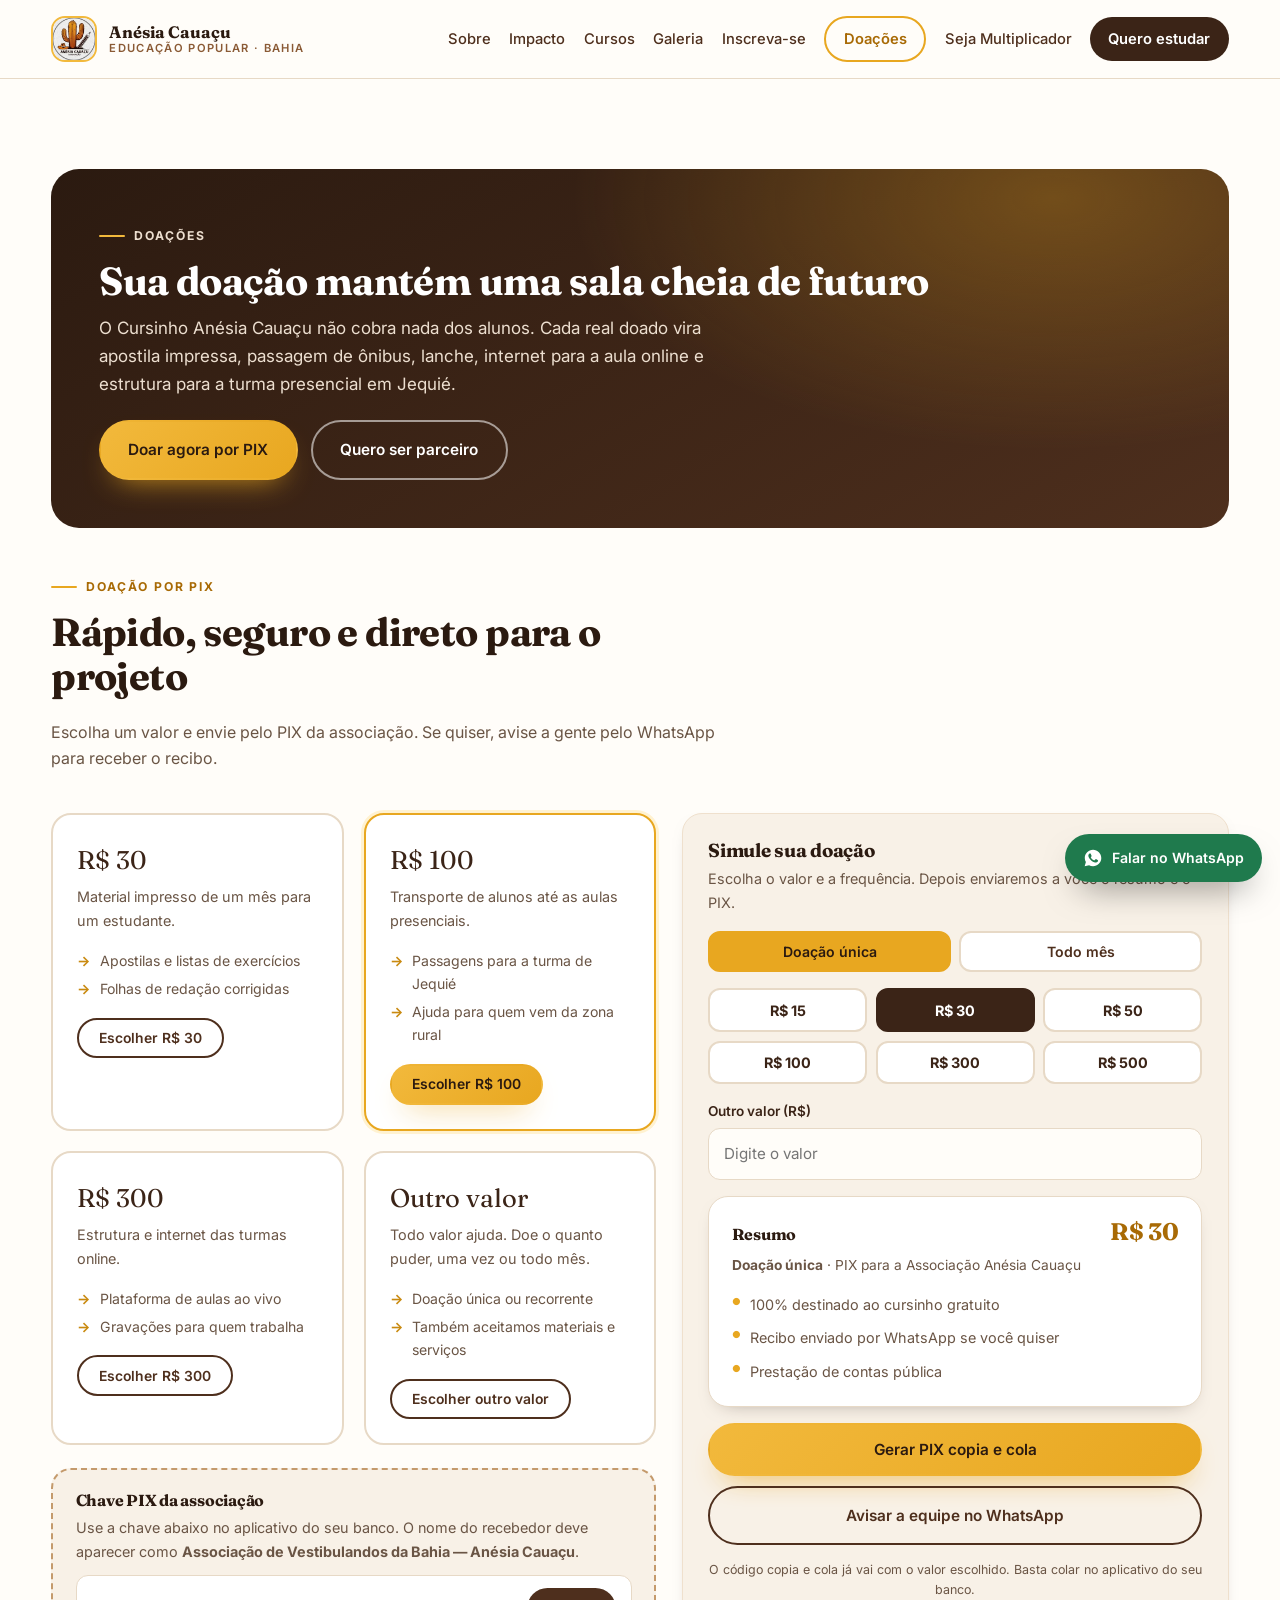
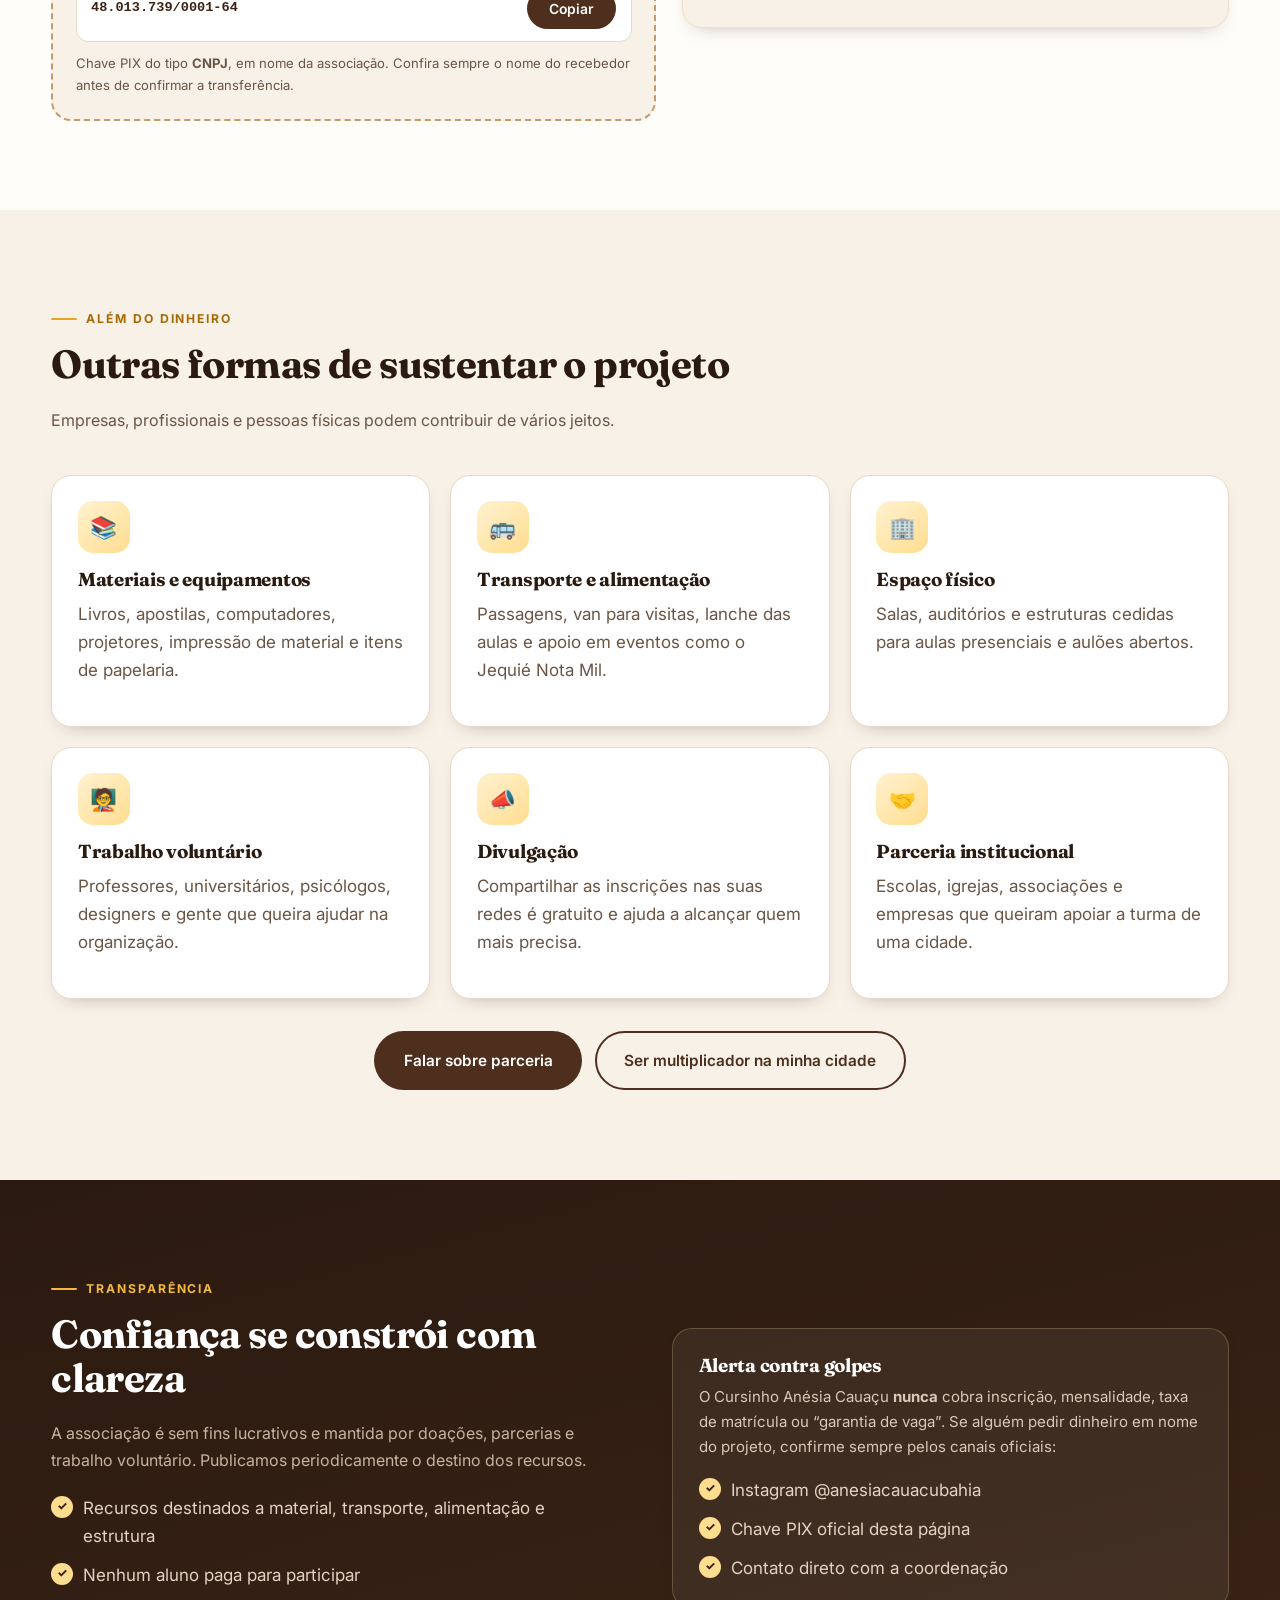
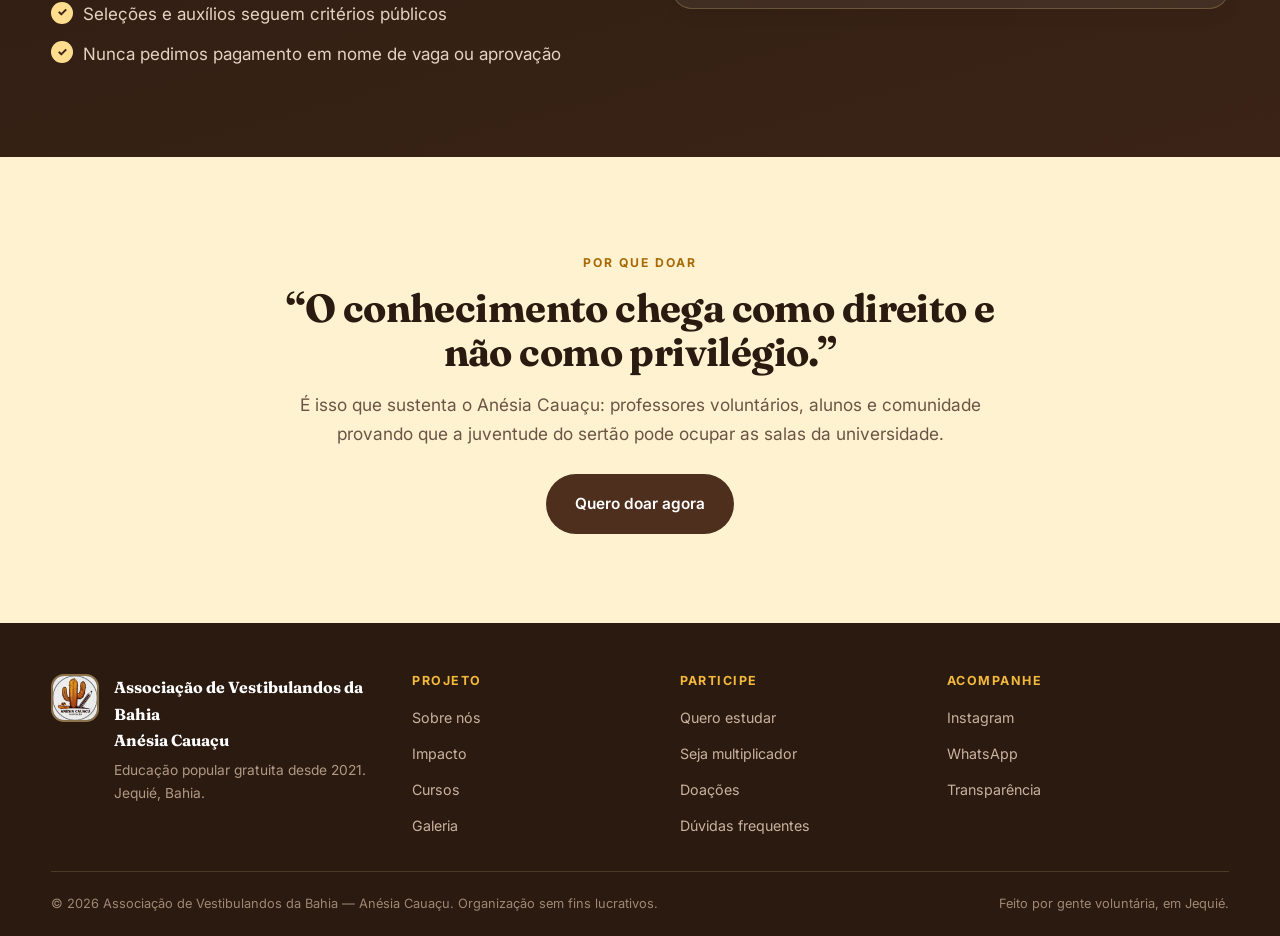
<file: doacoes.html>
<!DOCTYPE html>
<html lang="pt-BR">
<head>
  <meta charset="UTF-8">
  <meta name="viewport" content="width=device-width, initial-scale=1.0">
  <title>Doações — Associação Anésia Cauaçu | Mantenha o cursinho gratuito</title>
  <meta name="description" content="Doe para o Cursinho Comunitário Anésia Cauaçu e ajude a manter a educação popular gratuita em Jequié e em toda a Bahia. PIX, doação mensal e parcerias.">
  <meta name="theme-color" content="#2b1a10">
  <link rel="icon" type="image/jpeg" href="assets/uploads/perfil-instagram.jpg">
  <link rel="preconnect" href="https://fonts.googleapis.com">
  <link rel="preconnect" href="https://fonts.gstatic.com" crossorigin>
  <link href="https://fonts.googleapis.com/css2?family=Fraunces:ital,opsz,wght@0,9..144,500;0,9..144,700;1,9..144,600&family=Inter:wght@300;400;500;600;700;800&display=swap" rel="stylesheet">
  <link rel="stylesheet" href="css/styles.css">
</head>
<body>

<header class="topbar">
  <div class="container topbar__inner">
    <a class="brand" href="index.html#inicio" aria-label="Anésia Cauaçu — página inicial">
      <img class="brand__mark" src="assets/uploads/perfil-instagram.jpg" alt="Logo da Associação Anésia Cauaçu">
      <span class="brand__text">
        <strong>Anésia Cauaçu</strong>
        <small>Educação popular · Bahia</small>
      </span>
    </a>

    <nav class="nav" id="nav" aria-label="Navegação principal">
      <a href="index.html#sobre">Sobre</a>
      <a href="index.html#impacto">Impacto</a>
      <a href="index.html#cursos">Cursos</a>
      <a href="index.html#galeria">Galeria</a>
      <a href="index.html#inscricoes">Inscreva-se</a>
      <a class="nav__donate is-active" href="doacoes.html">Doações</a>
      <a href="multiplicadores.html">Seja Multiplicador</a>
      <a class="nav__cta" href="index.html#inscricoes">Quero estudar</a>
    </nav>

    <button class="menu-btn" id="menuBtn" aria-label="Abrir menu" aria-expanded="false" aria-controls="nav">
      <span></span><span></span><span></span>
    </button>
  </div>
</header>

<main>

  <!-- ===================== HERO ===================== -->
  <section class="section" style="padding-bottom:1rem;">
    <div class="container">
      <div class="donate-hero">
        <p class="eyebrow eyebrow--light" data-campo="doacoes_selo">Doações</p>
        <h2 data-campo="doacoes_titulo">Sua doação mantém uma sala cheia de futuro</h2>        <p style="max-width:60ch;" data-campo="doacoes_texto">
          O Cursinho Anésia Cauaçu não cobra nada dos alunos. Cada real doado vira
          apostila impressa, passagem de ônibus, lanche, internet para a aula online
          e estrutura para a turma presencial em Jequié.
        </p>
        <div class="btn-group" style="margin-top:1.4rem;">
          <a class="btn btn--gold" href="#pix">Doar agora por PIX</a>
          <a class="btn btn--outline-light" href="#parcerias">Quero ser parceiro</a>
        </div>
      </div>
    </div>
  </section>

  <!-- ===================== PIX ===================== -->
  <section class="section" id="pix" style="padding-top:1.5rem;">
    <div class="container">
      <div class="section__head">
        <p class="eyebrow" data-campo="doacoes_pix_selo">Doação por PIX</p>
        <h2 data-campo="pix_titulo">Rápido, seguro e direto para o projeto</h2>
        <p class="section__sub" data-campo="pix_texto">Escolha um valor e envie pelo PIX da associação. Se quiser, avise a gente pelo WhatsApp para receber o recibo.</p>
      </div>

      <div class="donate-grid">
        <div>
          <div class="grid-2">
            <article class="donate-card">
              <span class="donate-card__amount">R$ 30</span>
              <p class="donate-card__desc">Material impresso de um mês para um estudante.</p>
              <ul class="donate-card__list">
                <li>Apostilas e listas de exercícios</li>
                <li>Folhas de redação corrigidas</li>
              </ul>
              <button class="btn btn--outline btn--sm" type="button" data-donate="30">Escolher R$ 30</button>
            </article>

            <article class="donate-card" style="border-color:var(--gold-500); box-shadow:0 0 0 3px var(--gold-100);">
              <span class="donate-card__amount">R$ 100</span>
              <p class="donate-card__desc">Transporte de alunos até as aulas presenciais.</p>
              <ul class="donate-card__list">
                <li>Passagens para a turma de Jequié</li>
                <li>Ajuda para quem vem da zona rural</li>
              </ul>
              <button class="btn btn--gold btn--sm" type="button" data-donate="100">Escolher R$ 100</button>
            </article>

            <article class="donate-card">
              <span class="donate-card__amount">R$ 300</span>
              <p class="donate-card__desc">Estrutura e internet das turmas online.</p>
              <ul class="donate-card__list">
                <li>Plataforma de aulas ao vivo</li>
                <li>Gravações para quem trabalha</li>
              </ul>
              <button class="btn btn--outline btn--sm" type="button" data-donate="300">Escolher R$ 300</button>
            </article>

            <article class="donate-card">
              <span class="donate-card__amount">Outro valor</span>
              <p class="donate-card__desc">Todo valor ajuda. Doe o quanto puder, uma vez ou todo mês.</p>
              <ul class="donate-card__list">
                <li>Doação única ou recorrente</li>
                <li>Também aceitamos materiais e serviços</li>
              </ul>
              <button class="btn btn--outline btn--sm" type="button" data-donate="">Escolher outro valor</button>
            </article>
          </div>

          <!-- Caixa do PIX -->
          <div class="pix-box" style="margin-top:1.4rem;">
            <h4>Chave PIX da associação</h4>
            <p class="muted" style="font-size:.9rem; margin-bottom:.2rem;">
              Use a chave abaixo no aplicativo do seu banco. O nome do recebedor deve aparecer
              como <strong>Associação de Vestibulandos da Bahia — Anésia Cauaçu</strong>.
            </p>
            <div class="pix-key">
              <strong id="pixKey">48.013.739/0001-64</strong>
              <button class="btn btn--brown btn--sm" type="button" id="copyPix">Copiar</button>
            </div>
            <p class="muted" style="font-size:.82rem; margin-bottom:0;">
              Chave PIX do tipo <strong>CNPJ</strong>, em nome da associação.
              Confira sempre o nome do recebedor antes de confirmar a transferência.
            </p>
          </div>
        </div>

        <!-- Simulador de doação -->
        <aside class="card" style="background:var(--brown-50); border-color:var(--brown-100);">
          <h3 style="margin-bottom:.4rem;">Simule sua doação</h3>
          <p class="muted" style="font-size:.9rem;">Escolha o valor e a frequência. Depois enviaremos a você o resumo e o PIX.</p>

          <div class="freq-group" role="group" aria-label="Frequência da doação">
            <button class="freq-btn is-selected" type="button" data-freq="Única">Doação única</button>
            <button class="freq-btn" type="button" data-freq="Mensal">Todo mês</button>
          </div>

          <div class="amount-grid" role="group" aria-label="Valor da doação">
            <button class="amount-btn" type="button" data-amount="15">R$ 15</button>
            <button class="amount-btn is-selected" type="button" data-amount="30">R$ 30</button>
            <button class="amount-btn" type="button" data-amount="50">R$ 50</button>
            <button class="amount-btn" type="button" data-amount="100">R$ 100</button>
            <button class="amount-btn" type="button" data-amount="300">R$ 300</button>
            <button class="amount-btn" type="button" data-amount="500">R$ 500</button>
          </div>

          <div class="field other-amount">
            <label for="valorOutro">Outro valor (R$)</label>
            <input type="number" id="valorOutro" min="1" step="1" placeholder="Digite o valor">
          </div>

          <div class="donation-summary">
            <h4>Resumo <span id="resumoValor">R$ 30</span></h4>
            <p class="muted" style="font-size:.86rem; margin-bottom:0;">
              <strong id="resumoFreq">Doação única</strong> · PIX para a Associação Anésia Cauaçu
            </p>
            <ul class="transparency">
              <li>100% destinado ao cursinho gratuito</li>
              <li>Recibo enviado por WhatsApp se você quiser</li>
              <li>Prestação de contas pública</li>
            </ul>
          </div>

          <button class="btn btn--gold btn--full" type="button" id="btnPixCopiaCola" style="margin-top:1rem;">
            Gerar PIX copia e cola
          </button>
          <a class="btn btn--outline btn--full" id="btnDoar" href="#" target="_blank" rel="noopener" style="margin-top:.6rem;">
            Avisar a equipe no WhatsApp
          </a>
          <p class="form__note">
            O código copia e cola já vai com o valor escolhido. Basta colar no aplicativo do seu banco.
          </p>
        </aside>
      </div>
    </div>
  </section>

  <!-- ===================== OUTRAS FORMAS ===================== -->
  <section class="section section--alt" id="parcerias">
    <div class="container">
      <div class="section__head">
        <p class="eyebrow" data-campo="parcerias_selo">Além do dinheiro</p>
        <h2 data-campo="parcerias_titulo">Outras formas de sustentar o projeto</h2>
        <p class="section__sub" data-campo="parcerias_texto">Empresas, profissionais e pessoas físicas podem contribuir de vários jeitos.</p>
      </div>

      <div class="grid-3" id="listaFormasApoio">
        <article class="card">
          <span class="icon-box" aria-hidden="true">📚</span>
          <h3>Materiais e equipamentos</h3>
          <p class="muted">Livros, apostilas, computadores, projetores, impressão de material e itens de papelaria.</p>
        </article>

        <article class="card">
          <span class="icon-box" aria-hidden="true">🚌</span>
          <h3>Transporte e alimentação</h3>
          <p class="muted">Passagens, van para visitas, lanche das aulas e apoio em eventos como o Jequié Nota Mil.</p>
        </article>

        <article class="card">
          <span class="icon-box" aria-hidden="true">🏢</span>
          <h3>Espaço físico</h3>
          <p class="muted">Salas, auditórios e estruturas cedidas para aulas presenciais e aulões abertos.</p>
        </article>

        <article class="card">
          <span class="icon-box" aria-hidden="true">🧑‍🏫</span>
          <h3>Trabalho voluntário</h3>
          <p class="muted">Professores, universitários, psicólogos, designers e gente que queira ajudar na organização.</p>
        </article>

        <article class="card">
          <span class="icon-box" aria-hidden="true">📣</span>
          <h3>Divulgação</h3>
          <p class="muted">Compartilhar as inscrições nas suas redes é gratuito e ajuda a alcançar quem mais precisa.</p>
        </article>

        <article class="card">
          <span class="icon-box" aria-hidden="true">🤝</span>
          <h3>Parceria institucional</h3>
          <p class="muted">Escolas, igrejas, associações e empresas que queiram apoiar a turma de uma cidade.</p>
        </article>
      </div>

      <div class="btn-group" style="margin-top:2rem; justify-content:center;">
        <a class="btn btn--brown" href="https://wa.me/5573998205303?text=Ol%C3%A1!%20Quero%20apoiar%20o%20Cursinho%20An%C3%A9sia%20Caua%C3%A7u%20como%20parceiro." target="_blank" rel="noopener">
          Falar sobre parceria
        </a>
        <a class="btn btn--outline" href="multiplicadores.html">Ser multiplicador na minha cidade</a>
      </div>
    </div>
  </section>

  <!-- ===================== TRANSPARÊNCIA ===================== -->
  <section class="section section--dark" id="transparencia">
    <div class="container">
      <div class="split">
        <div>
          <p class="eyebrow eyebrow--light">Transparência</p>
          <h2>Confiança se constrói com clareza</h2>
          <p class="section__sub">
            A associação é sem fins lucrativos e mantida por doações, parcerias e trabalho
            voluntário. Publicamos periodicamente o destino dos recursos.
          </p>
          <ul class="check-list">
            <li>Recursos destinados a material, transporte, alimentação e estrutura</li>
            <li>Nenhum aluno paga para participar</li>
            <li>Seleções e auxílios seguem critérios públicos</li>
            <li>Nunca pedimos pagamento em nome de vaga ou aprovação</li>
          </ul>
        </div>

        <div class="card" style="background:rgba(255,255,255,.06); border-color:rgba(255,221,143,.22);">
          <h3>Alerta contra golpes</h3>
          <p class="muted" style="color:#d9c8b7; font-size:.94rem;">
            O Cursinho Anésia Cauaçu <strong>nunca</strong> cobra inscrição, mensalidade,
            taxa de matrícula ou “garantia de vaga”. Se alguém pedir dinheiro em nome do
            projeto, confirme sempre pelos canais oficiais:
          </p>
          <ul class="check-list" style="margin-top:.6rem;">
            <li>Instagram @anesiacauacubahia</li>
            <li>Chave PIX oficial desta página</li>
            <li>Contato direto com a coordenação</li>
          </ul>
        </div>
      </div>
    </div>
  </section>

  <!-- ===================== DEPOIMENTO ===================== -->
  <section class="section section--cream">
    <div class="container narrow center">
      <p class="eyebrow">Por que doar</p>
      <h2 style="margin-bottom:1rem;">“O conhecimento chega como direito e não como privilégio.”</h2>
      <p class="lead" style="margin-bottom:1.6rem;">
        É isso que sustenta o Anésia Cauaçu: professores voluntários, alunos e comunidade
        provando que a juventude do sertão pode ocupar as salas da universidade.
      </p>
      <a class="btn btn--brown" href="#pix">Quero doar agora</a>
    </div>
  </section>

</main>

<footer class="footer">
  <div class="container">
    <div class="footer__grid">
      <div class="footer__brand">
        <img src="assets/uploads/perfil-instagram.jpg" alt="Logo Anésia Cauaçu">
        <div>
          <strong>Associação de Vestibulandos da Bahia<br>Anésia Cauaçu</strong>
          <p>Educação popular gratuita desde 2021. Jequié, Bahia.</p>
        </div>
      </div>
      <div>
        <h4>Projeto</h4>
        <ul>
          <li><a href="index.html#sobre">Sobre nós</a></li>
          <li><a href="index.html#impacto">Impacto</a></li>
          <li><a href="index.html#cursos">Cursos</a></li>
          <li><a href="index.html#galeria">Galeria</a></li>
        </ul>
      </div>
      <div>
        <h4>Participe</h4>
        <ul>
          <li><a href="index.html#inscricoes">Quero estudar</a></li>
          <li><a href="multiplicadores.html">Seja multiplicador</a></li>
          <li><a href="doacoes.html">Doações</a></li>
          <li><a href="index.html#perguntas">Dúvidas frequentes</a></li>
        </ul>
      </div>
      <div>
        <h4>Acompanhe</h4>
        <ul>
          <li><a href="https://www.instagram.com/anesiacauacubahia/" target="_blank" rel="noopener">Instagram</a></li>
          <li><a href="https://wa.me/5573998205303" target="_blank" rel="noopener">WhatsApp</a></li>
          <li><a href="doacoes.html#transparencia">Transparência</a></li>
        </ul>
      </div>
    </div>
    <div class="footer__bottom">
      <p>© <span id="ano"></span> Associação de Vestibulandos da Bahia — Anésia Cauaçu. Organização sem fins lucrativos.</p>
      <p>Feito por gente voluntária, em Jequié.</p>
    </div>
  </div>
</footer>

<a class="whatsapp-float" href="https://wa.me/5573998205303" target="_blank" rel="noopener" aria-label="Falar no WhatsApp">
  <svg viewBox="0 0 24 24" fill="currentColor" aria-hidden="true"><path d="M12.04 2c-5.46 0-9.91 4.45-9.91 9.91 0 1.75.46 3.45 1.32 4.95L2 22l5.25-1.38c1.45.79 3.08 1.21 4.79 1.21 5.46 0 9.91-4.45 9.91-9.91S17.5 2 12.04 2zm5.8 14.02c-.24.68-1.4 1.3-1.93 1.35-.53.05-1.02.24-3.44-.72-2.92-1.15-4.75-4.17-4.9-4.36-.14-.19-1.15-1.53-1.15-2.92 0-1.39.73-2.07 1-2.36.26-.29.57-.36.76-.36l.55.01c.18 0 .42-.07.65.5.24.58.82 2 .89 2.14.07.15.12.32.02.51-.1.19-.15.31-.29.48-.14.17-.3.38-.43.51-.14.14-.29.3-.13.58.17.29.74 1.22 1.59 1.98 1.09.97 2.01 1.27 2.3 1.41.29.15.46.12.63-.07.17-.19.72-.84.91-1.13.19-.29.39-.24.65-.14.26.09 1.67.79 1.96.93.29.15.48.22.55.34.07.13.07.75-.17 1.43z"/></svg>
  <span>Falar no WhatsApp</span>
</a>

<script src="js/pix.js"></script>
<script src="js/yaml.js"></script>
<script src="js/conteudo.js"></script>
<script src="js/main.js"></script>
</body>
</html>
</file>
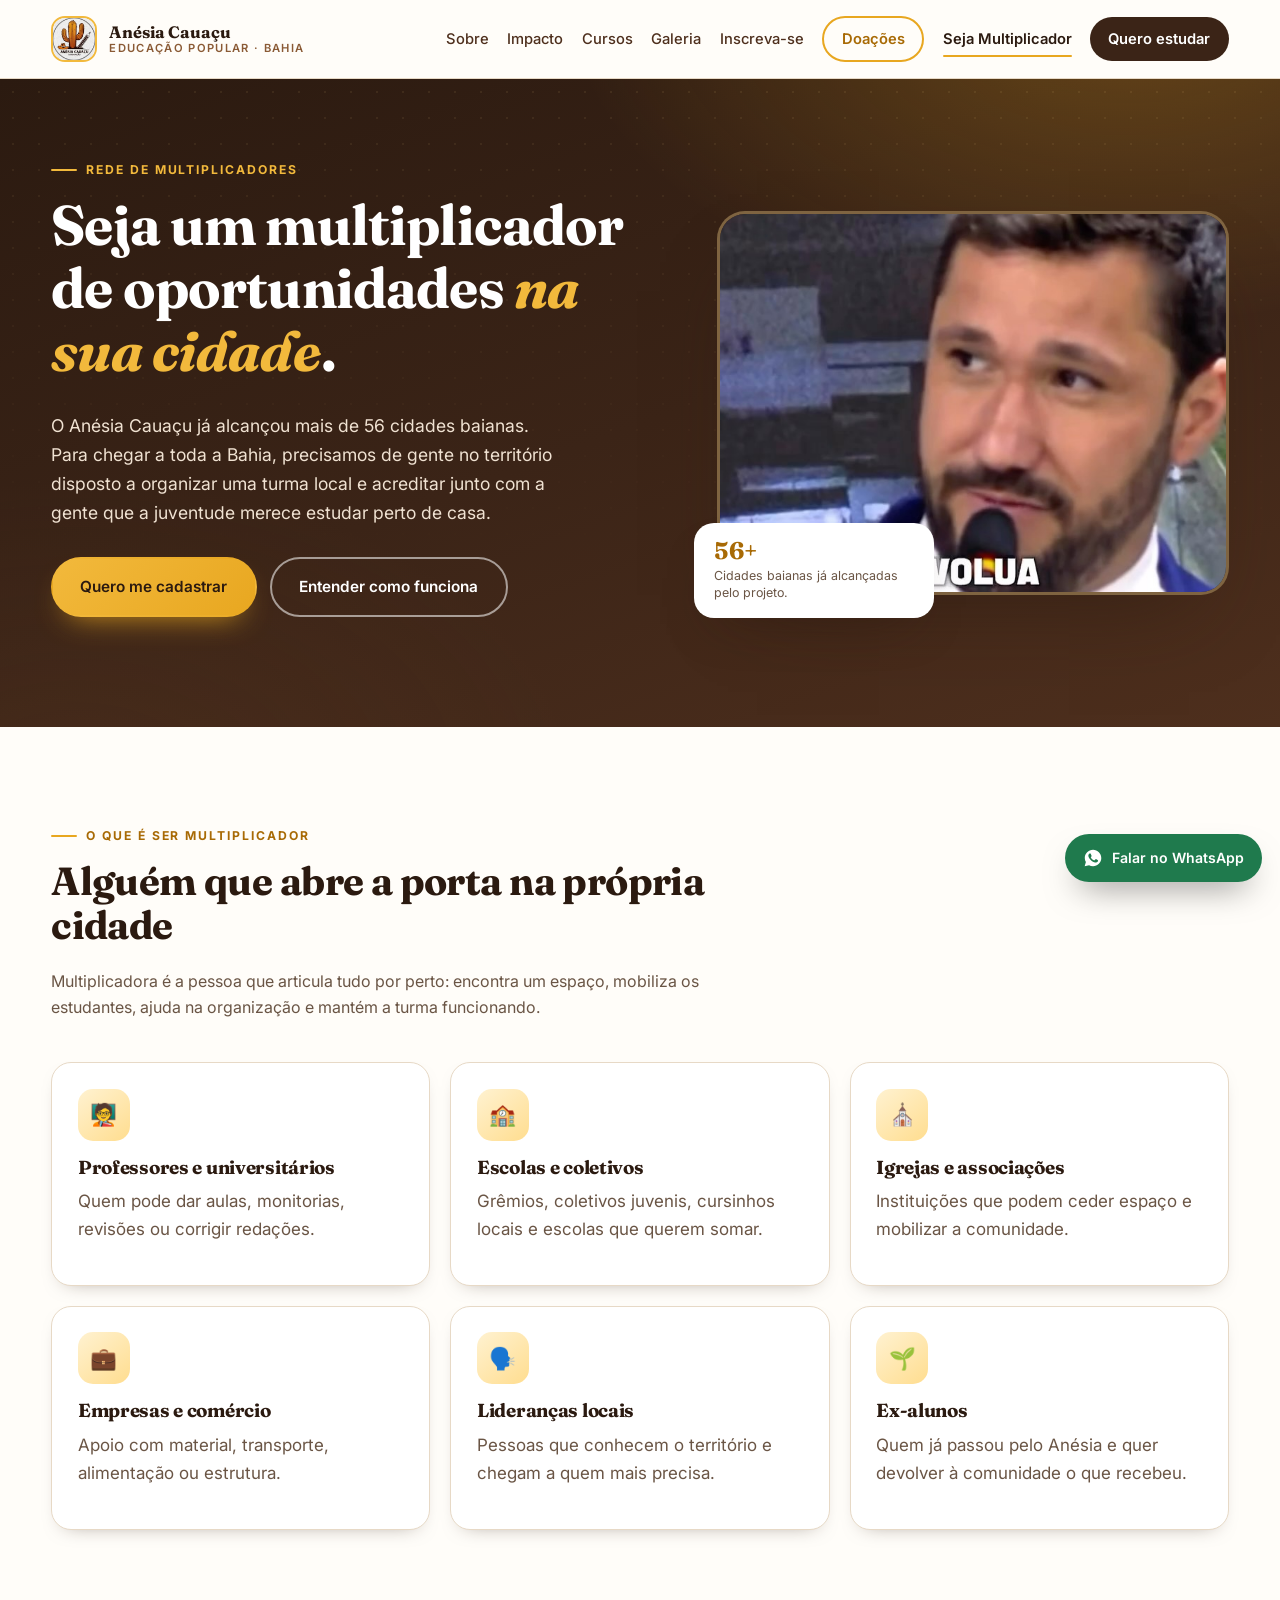
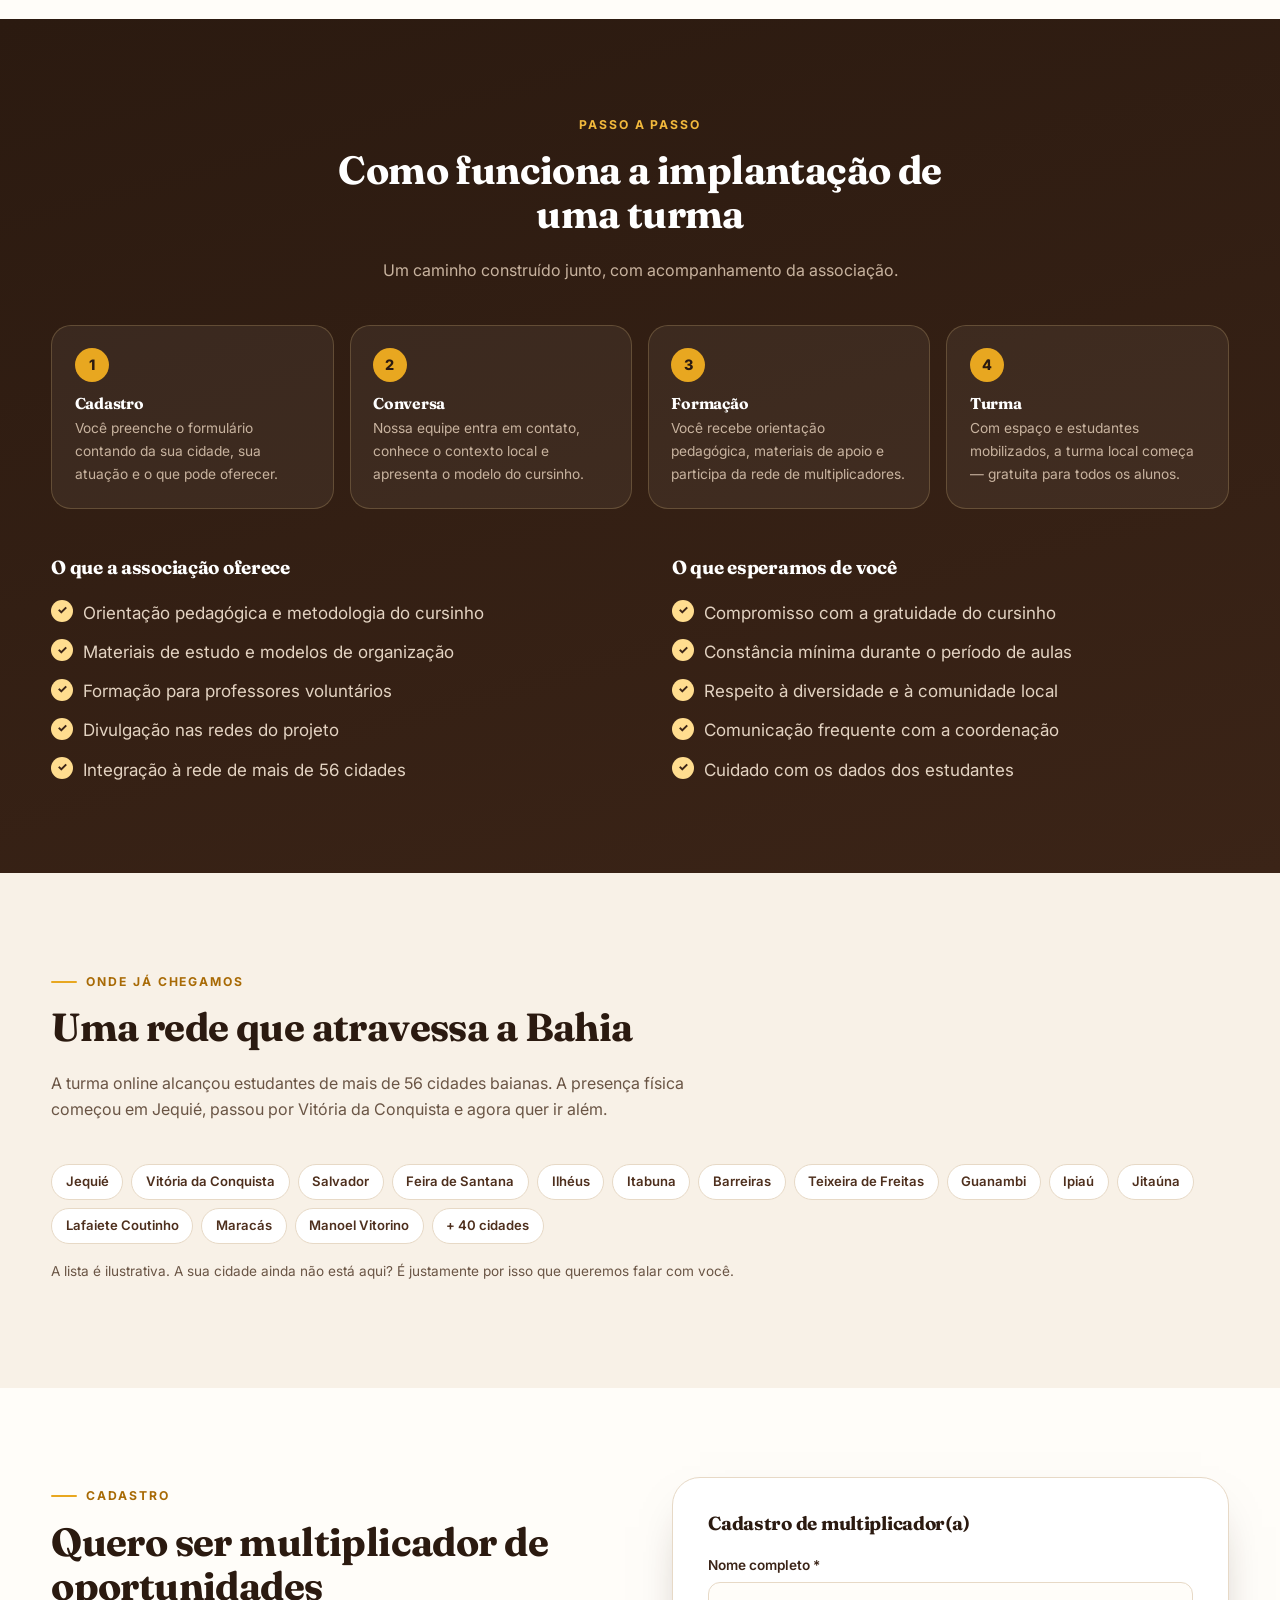
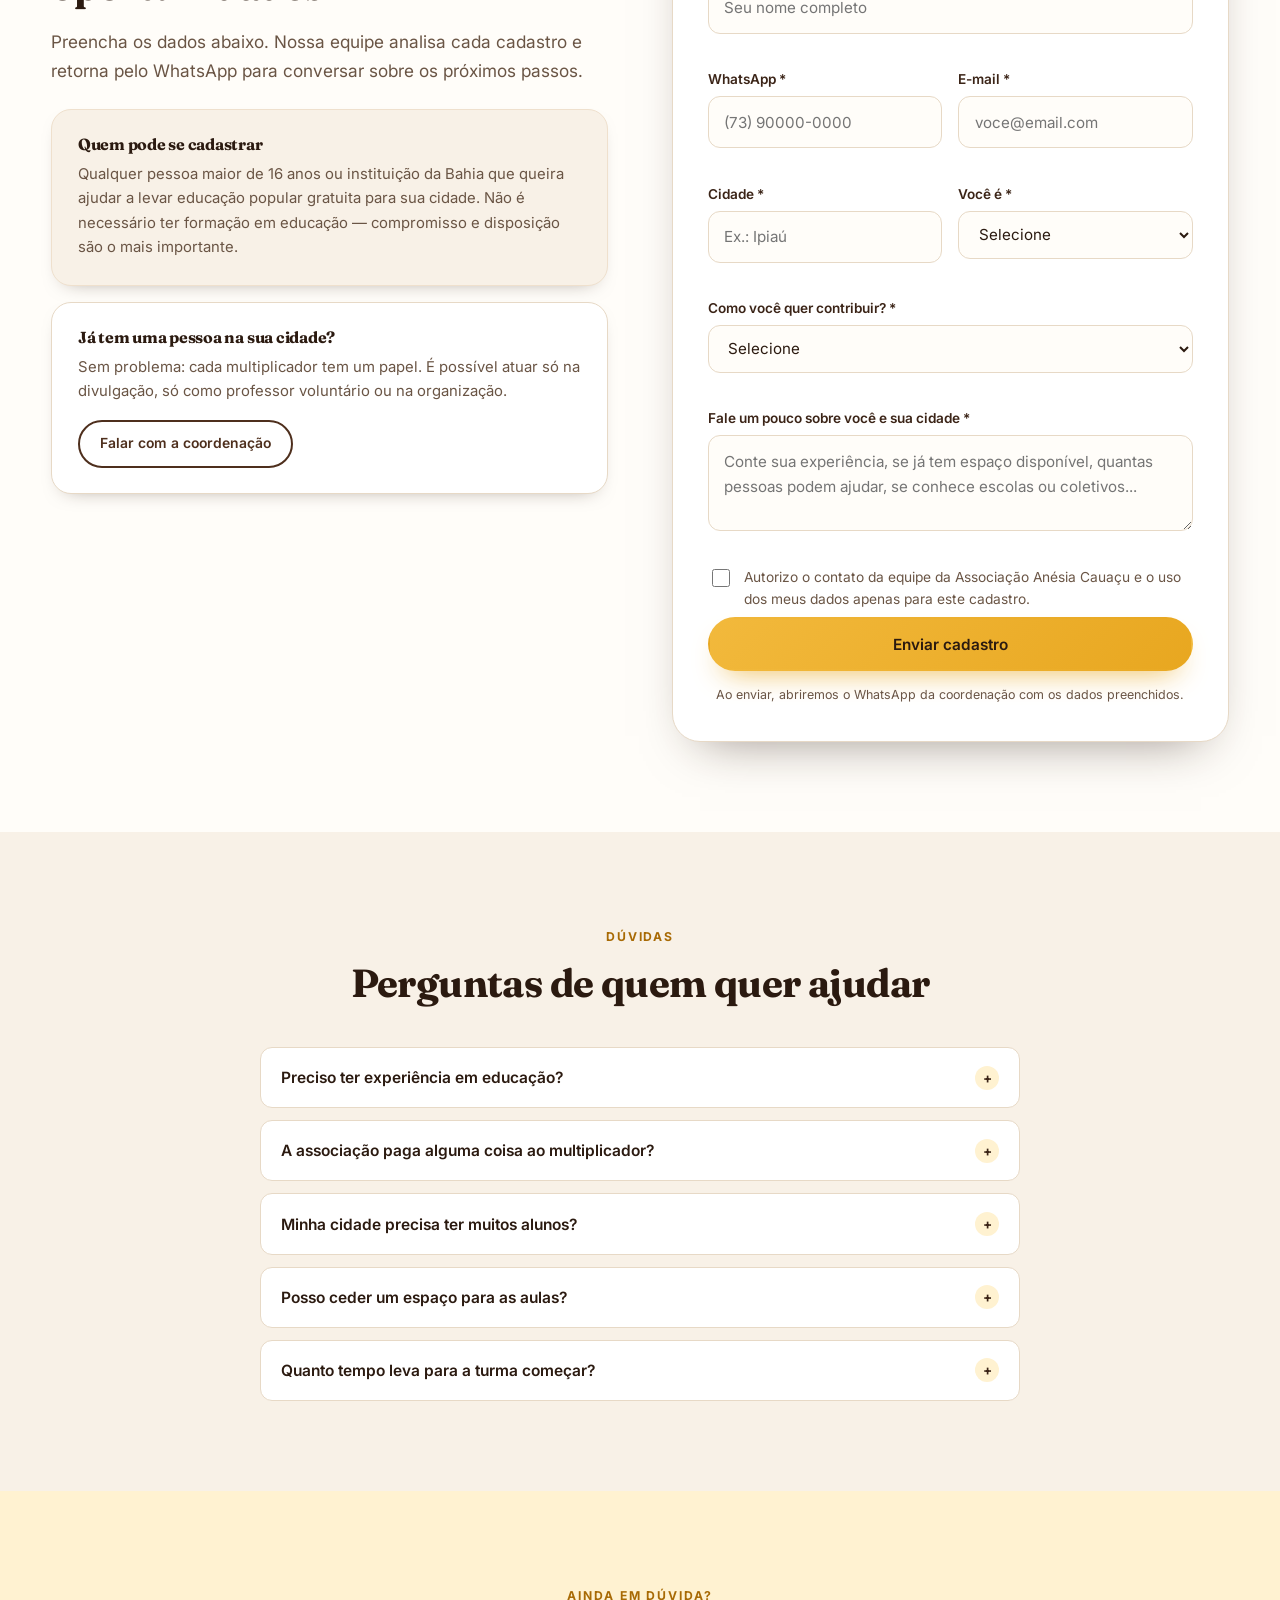
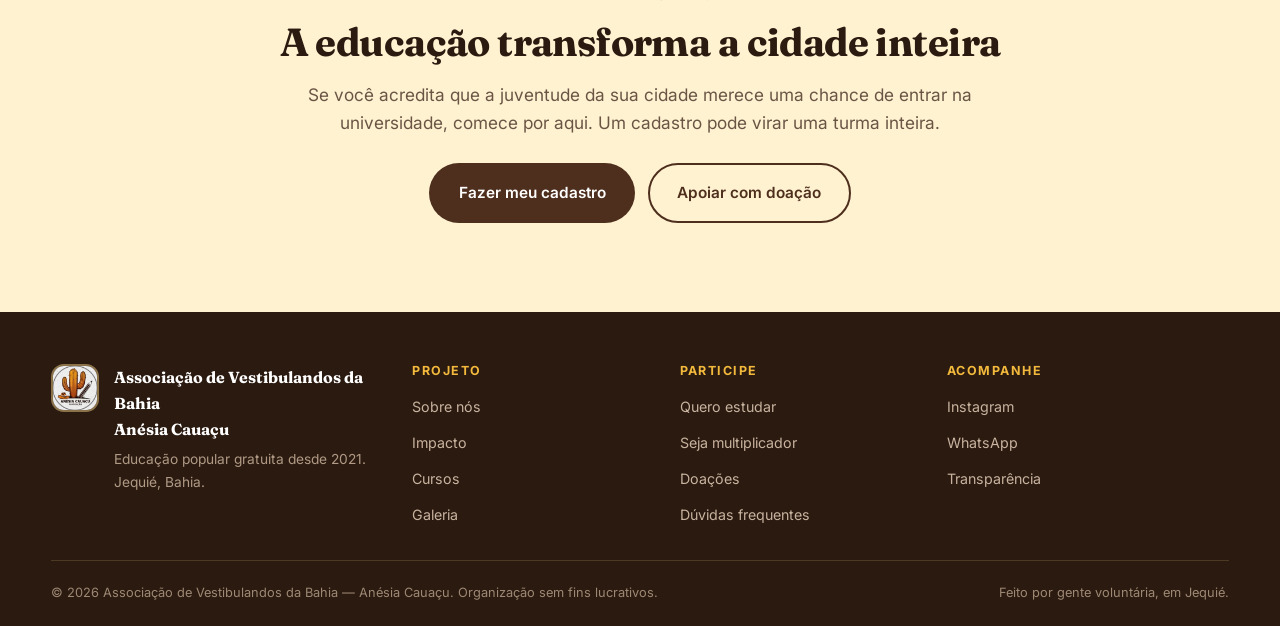
<file: multiplicadores.html>
<!DOCTYPE html>
<html lang="pt-BR">
<head>
  <meta charset="UTF-8">
  <meta name="viewport" content="width=device-width, initial-scale=1.0">
  <title>Seja Multiplicador de Oportunidades — Anésia Cauaçu na sua cidade</title>
  <meta name="description" content="Cadastre-se para levar o Cursinho Comunitário Anésia Cauaçu para a sua cidade na Bahia. Rede de multiplicadores: professores, universitários, coletivos, igrejas, escolas e associações.">
  <meta name="theme-color" content="#2b1a10">
  <link rel="icon" type="image/jpeg" href="assets/uploads/perfil-instagram.jpg">
  <link rel="preconnect" href="https://fonts.googleapis.com">
  <link rel="preconnect" href="https://fonts.gstatic.com" crossorigin>
  <link href="https://fonts.googleapis.com/css2?family=Fraunces:ital,opsz,wght@0,9..144,500;0,9..144,700;1,9..144,600&family=Inter:wght@300;400;500;600;700;800&display=swap" rel="stylesheet">
  <link rel="stylesheet" href="css/styles.css">
</head>
<body>

<header class="topbar">
  <div class="container topbar__inner">
    <a class="brand" href="index.html#inicio" aria-label="Anésia Cauaçu — página inicial">
      <img class="brand__mark" src="assets/uploads/perfil-instagram.jpg" alt="Logo da Associação Anésia Cauaçu">
      <span class="brand__text">
        <strong>Anésia Cauaçu</strong>
        <small>Educação popular · Bahia</small>
      </span>
    </a>

    <nav class="nav" id="nav" aria-label="Navegação principal">
      <a href="index.html#sobre">Sobre</a>
      <a href="index.html#impacto">Impacto</a>
      <a href="index.html#cursos">Cursos</a>
      <a href="index.html#galeria">Galeria</a>
      <a href="index.html#inscricoes">Inscreva-se</a>
      <a class="nav__donate" href="doacoes.html">Doações</a>
      <a class="is-active" href="multiplicadores.html">Seja Multiplicador</a>
      <a class="nav__cta" href="index.html#inscricoes">Quero estudar</a>
    </nav>

    <button class="menu-btn" id="menuBtn" aria-label="Abrir menu" aria-expanded="false" aria-controls="nav">
      <span></span><span></span><span></span>
    </button>
  </div>
</header>

<main>

  <!-- ===================== HERO ===================== -->
  <section class="hero" style="padding:clamp(2.6rem,6vw,4.5rem) 0;">
    <div class="container hero__inner">
      <div>
        <p class="eyebrow eyebrow--light" data-campo="mult_selo">Rede de multiplicadores</p>
        <h1><span data-campo="mult_titulo">Seja um multiplicador de oportunidades</span> <em data-campo="mult_titulo_destaque">na sua cidade</em>.</h1>
        <p class="hero__lead" data-campo="mult_texto">
          O Anésia Cauaçu já alcançou mais de 56 cidades baianas. Para chegar a toda a Bahia,
          precisamos de gente no território disposto a organizar uma turma local e acreditar
          junto com a gente que a juventude merece estudar perto de casa.
        </p>
        <div class="btn-group">
          <a class="btn btn--gold" href="#cadastro">Quero me cadastrar</a>
          <a class="btn btn--outline-light" href="#como-funciona">Entender como funciona</a>
        </div>
      </div>

      <div class="hero__visual">
        <div class="hero__photo" style="aspect-ratio:4/3;">
          <img src="assets/uploads/post-parceria.jpg" alt="Comunidade e parceiros reunidos em atividade do cursinho" loading="lazy" data-campo="mult_foto">
        </div>
        <div class="hero__float">
          <strong data-campo="mult_cartao_titulo">56+</strong>
          <span data-campo="mult_cartao_texto">Cidades baianas já alcançadas pelo projeto.</span>
        </div>
      </div>
    </div>
  </section>

  <!-- ===================== SOBRE O PROGRAMAS ===================== -->
  <section class="section" id="o-que-e">
    <div class="container">
      <div class="section__head">
        <p class="eyebrow" data-campo="que_e_selo">O que é ser multiplicador</p>
        <h2 data-campo="que_e_titulo">Alguém que abre a porta na própria cidade</h2>
        <p class="section__sub" data-campo="que_e_texto">
          Multiplicadora é a pessoa que articula tudo por perto: encontra um espaço,
          mobiliza os estudantes, ajuda na organização e mantém a turma funcionando.
        </p>
      </div>

      <div class="grid-3" id="listaPerfis">
        <article class="card">
          <span class="icon-box" aria-hidden="true">🧑‍🏫</span>
          <h3>Professores e universitários</h3>
          <p class="muted">Quem pode dar aulas, monitorias, revisões ou corrigir redações.</p>
        </article>
        <article class="card">
          <span class="icon-box" aria-hidden="true">🏫</span>
          <h3>Escolas e coletivos</h3>
          <p class="muted">Grêmios, coletivos juvenis, cursinhos locais e escolas que querem somar.</p>
        </article>
        <article class="card">
          <span class="icon-box" aria-hidden="true">⛪</span>
          <h3>Igrejas e associações</h3>
          <p class="muted">Instituições que podem ceder espaço e mobilizar a comunidade.</p>
        </article>
        <article class="card">
          <span class="icon-box" aria-hidden="true">💼</span>
          <h3>Empresas e comércio</h3>
          <p class="muted">Apoio com material, transporte, alimentação ou estrutura.</p>
        </article>
        <article class="card">
          <span class="icon-box" aria-hidden="true">🗣️</span>
          <h3>Lideranças locais</h3>
          <p class="muted">Pessoas que conhecem o território e chegam a quem mais precisa.</p>
        </article>
        <article class="card">
          <span class="icon-box" aria-hidden="true">🌱</span>
          <h3>Ex-alunos</h3>
          <p class="muted">Quem já passou pelo Anésia e quer devolver à comunidade o que recebeu.</p>
        </article>
      </div>
    </div>
  </section>

  <!-- ===================== COMO FUNCIONA ===================== -->
  <section class="section section--dark" id="como-funciona">
    <div class="container">
      <div class="section__head section__head--center">
        <p class="eyebrow eyebrow--light">Passo a passo</p>
        <h2>Como funciona a implantação de uma turma</h2>
        <p class="section__sub">Um caminho construído junto, com acompanhamento da associação.</p>
      </div>

      <div class="steps" id="listaPassos">
        <div class="step">
          <h4>Cadastro</h4>
          <p>Você preenche o formulário contando da sua cidade, sua atuação e o que pode oferecer.</p>
        </div>
        <div class="step">
          <h4>Conversa</h4>
          <p>Nossa equipe entra em contato, conhece o contexto local e apresenta o modelo do cursinho.</p>
        </div>
        <div class="step">
          <h4>Formação</h4>
          <p>Você recebe orientação pedagógica, materiais de apoio e participa da rede de multiplicadores.</p>
        </div>
        <div class="step">
          <h4>Turma</h4>
          <p>Com espaço e estudantes mobilizados, a turma local começa — gratuita para todos os alunos.</p>
        </div>
      </div>

      <div class="split" style="margin-top:3rem;">
        <div>
          <h3 data-campo="oferecemos_titulo">O que a associação oferece</h3>
          <ul class="check-list" id="listaOferecemos">
            <li>Orientação pedagógica e metodologia do cursinho</li>
            <li>Materiais de estudo e modelos de organização</li>
            <li>Formação para professores voluntários</li>
            <li>Divulgação nas redes do projeto</li>
            <li>Integração à rede de mais de 56 cidades</li>
          </ul>
        </div>
        <div>
          <h3 data-campo="esperamos_titulo">O que esperamos de você</h3>
          <ul class="check-list" id="listaEsperamos">
            <li>Compromisso com a gratuidade do cursinho</li>
            <li>Constância mínima durante o período de aulas</li>
            <li>Respeito à diversidade e à comunidade local</li>
            <li>Comunicação frequente com a coordenação</li>
            <li>Cuidado com os dados dos estudantes</li>
          </ul>
        </div>
      </div>
    </div>
  </section>

  <!-- ===================== TERRITÓRIOS ===================== -->
  <section class="section section--alt">
    <div class="container">
      <div class="section__head">
        <p class="eyebrow" data-campo="cidades_selo">Onde já chegamos</p>
        <h2 data-campo="cidades_titulo">Uma rede que atravessa a Bahia</h2>
        <p class="section__sub" data-campo="cidades_texto">
          A turma online alcançou estudantes de mais de 56 cidades baianas. A presença
          física começou em Jequié, passou por Vitória da Conquista e agora quer ir além.
        </p>
      </div>

      <div class="cities" id="listaCidades">
        <span class="city-chip">Jequié</span>
        <span class="city-chip">Vitória da Conquista</span>
        <span class="city-chip">Salvador</span>
        <span class="city-chip">Feira de Santana</span>
        <span class="city-chip">Ilhéus</span>
        <span class="city-chip">Itabuna</span>
        <span class="city-chip">Barreiras</span>
        <span class="city-chip">Teixeira de Freitas</span>
        <span class="city-chip">Guanambi</span>
        <span class="city-chip">Ipiaú</span>
        <span class="city-chip">Jitaúna</span>
        <span class="city-chip">Lafaiete Coutinho</span>
        <span class="city-chip">Maracás</span>
        <span class="city-chip">Manoel Vitorino</span>
        <span class="city-chip">+ 40 cidades</span>
      </div>
      <p class="muted" style="font-size:.85rem; margin-top:1rem;" data-campo="cidades_obs">
        A lista é ilustrativa. A sua cidade ainda não está aqui? É justamente por isso que
        queremos falar com você.
      </p>
    </div>
  </section>

  <!-- ===================== CADASTRO ===================== -->
  <section class="section" id="cadastro">
    <div class="container">
      <div class="split" style="align-items:start;">
        <div>
          <p class="eyebrow">Cadastro</p>
          <h2>Quero ser multiplicador de oportunidades</h2>
          <p class="lead">
            Preencha os dados abaixo. Nossa equipe analisa cada cadastro e retorna pelo
            WhatsApp para conversar sobre os próximos passos.
          </p>

          <div class="card" style="margin-top:1.5rem; background:var(--brown-50); border-color:var(--brown-100);">
            <h4 style="margin-bottom:.5rem;">Quem pode se cadastrar</h4>
            <p class="muted" style="font-size:.93rem; margin:0;">
              Qualquer pessoa maior de 16 anos ou instituição da Bahia que queira ajudar a
              levar educação popular gratuita para sua cidade. Não é necessário ter formação
              em educação — compromisso e disposição são o mais importante.
            </p>
          </div>

          <div class="card" style="margin-top:1rem;">
            <h4 style="margin-bottom:.5rem;">Já tem uma pessoa na sua cidade?</h4>
            <p class="muted" style="font-size:.93rem; margin-bottom:1rem;">
              Sem problema: cada multiplicador tem um papel. É possível atuar só na divulgação,
              só como professor voluntário ou na organização.
            </p>
            <a class="btn btn--outline btn--sm" href="https://www.instagram.com/anesiacauacubahia/" target="_blank" rel="noopener">
              Falar com a coordenação
            </a>
          </div>
        </div>

        <form class="form-card" id="multiplicadorForm" novalidate>
          <h3 style="margin-bottom:1.2rem;">Cadastro de multiplicador(a)</h3>

          <div class="form-grid">
            <div class="field field--full">
              <label for="nome">Nome completo *</label>
              <input type="text" id="nome" name="nome" required autocomplete="name" placeholder="Seu nome completo">
              <span class="error" data-error-for="nome"></span>
            </div>

            <div class="field">
              <label for="telefone">WhatsApp *</label>
              <input type="tel" id="telefone" name="telefone" required autocomplete="tel" placeholder="(73) 90000-0000">
              <span class="error" data-error-for="telefone"></span>
            </div>

            <div class="field">
              <label for="email">E-mail *</label>
              <input type="email" id="email" name="email" required autocomplete="email" placeholder="voce@email.com">
              <span class="error" data-error-for="email"></span>
            </div>

            <div class="field">
              <label for="cidade">Cidade *</label>
              <input type="text" id="cidade" name="cidade" required placeholder="Ex.: Ipiaú" autocomplete="address-level2">
              <span class="error" data-error-for="cidade"></span>
            </div>

            <div class="field">
              <label for="perfil">Você é *</label>
              <select id="perfil" name="perfil" required>
                <option value="">Selecione</option>
                <option>Professor(a) / educador(a)</option>
                <option>Estudante universitário(a)</option>
                <option>Ex-aluno(a) do Anésia Cauaçu</option>
                <option>Coletivo / movimento social</option>
                <option>Escola / instituição de ensino</option>
                <option>Igreja / associação comunitária</option>
                <option>Empresa / comércio local</option>
                <option>Outro</option>
              </select>
              <span class="error" data-error-for="perfil"></span>
            </div>

            <div class="field field--full">
              <label for="atuacao">Como você quer contribuir? *</label>
              <select id="atuacao" name="atuacao" required>
                <option value="">Selecione</option>
                <option>Abrir uma turma do cursinho na minha cidade</option>
                <option>Ser professor(a) ou monitor(a) voluntário(a)</option>
                <option>Ceder espaço para as aulas</option>
                <option>Apoiar com material, transporte ou alimentação</option>
                <option>Ajudar na divulgação e mobilização de alunos</option>
                <option>Ainda não sei, quero conversar</option>
              </select>
              <span class="error" data-error-for="atuacao"></span>
            </div>

            <div class="field field--full">
              <label for="mensagem">Fale um pouco sobre você e sua cidade *</label>
              <textarea id="mensagem" name="mensagem" required placeholder="Conte sua experiência, se já tem espaço disponível, quantas pessoas podem ajudar, se conhece escolas ou coletivos..."></textarea>
              <span class="error" data-error-for="mensagem"></span>
            </div>
          </div>

          <label class="check">
            <input type="checkbox" id="lgpd" name="lgpd" required>
            <span>Autorizo o contato da equipe da Associação Anésia Cauaçu e o uso dos meus dados apenas para este cadastro.</span>
          </label>
          <span class="error" data-error-for="lgpd"></span>

          <button type="submit" class="btn btn--gold btn--full">Enviar cadastro</button>
          <p class="form__note">Ao enviar, abriremos o WhatsApp da coordenação com os dados preenchidos.</p>
          <div class="form__success" id="multiplicadorSuccess" role="status" hidden>
            <strong>Cadastro pronto!</strong> Confira a mensagem aberta no WhatsApp e envie para concluir.
          </div>
        </form>
      </div>
    </div>
  </section>

  <!-- ===================== FAQ ===================== -->
  <section class="section section--alt">
    <div class="container">
      <div class="section__head section__head--center">
        <p class="eyebrow">Dúvidas</p>
        <h2>Perguntas de quem quer ajudar</h2>
      </div>

      <div class="faq narrow">
        <div class="faq__item">
          <button class="faq__question" type="button" aria-expanded="false">
            Preciso ter experiência em educação?
            <span class="faq__icon" aria-hidden="true">+</span>
          </button>
          <div class="faq__answer"><p>Não. Muita gente começa ajudando na organização, na divulgação ou no apoio aos alunos. Professores voluntários recebem orientação da coordenação pedagógica.</p></div>
        </div>
        <div class="faq__item">
          <button class="faq__question" type="button" aria-expanded="false">
            A associação paga alguma coisa ao multiplicador?
            <span class="faq__icon" aria-hidden="true">+</span>
          </button>
          <div class="faq__answer"><p>O trabalho é voluntário. Quando existem recursos de programas ou parcerias, eles são destinados prioritariamente aos alunos. Bolsas pontuais, quando houver, são comunicadas com clareza.</p></div>
        </div>
        <div class="faq__item">
          <button class="faq__question" type="button" aria-expanded="false">
            Minha cidade precisa ter muitos alunos?
            <span class="faq__icon" aria-hidden="true">+</span>
          </button>
          <div class="faq__answer"><p>Não. Turmas pequenas também funcionam — e são muito bem-vindas. O importante é manter a frequência e o cuidado com cada estudante.</p></div>
        </div>
        <div class="faq__item">
          <button class="faq__question" type="button" aria-expanded="false">
            Posso ceder um espaço para as aulas?
            <span class="faq__icon" aria-hidden="true">+</span>
          </button>
          <div class="faq__answer"><p>Sim! Salas de escola, igrejas, centros comunitários e salas cedidas por empresas são fundamentais. Cadastre-se indicando essa opção.</p></div>
        </div>
        <div class="faq__item">
          <button class="faq__question" type="button" aria-expanded="false">
            Quanto tempo leva para a turma começar?
            <span class="faq__icon" aria-hidden="true">+</span>
          </button>
          <div class="faq__answer"><p>Depende do contexto local: espaço, voluntários e alunos. Algumas turmas levam poucas semanas; outras são preparadas para o início do ano seguinte.</p></div>
        </div>
      </div>
    </div>
  </section>

  <!-- ===================== CTA ===================== -->
  <section class="section section--cream">
    <div class="container narrow center">
      <p class="eyebrow">Ainda em dúvida?</p>
      <h2 style="margin-bottom:1rem;">A educação transforma a cidade inteira</h2>
      <p class="lead" style="margin-bottom:1.6rem;">
        Se você acredita que a juventude da sua cidade merece uma chance de entrar na
        universidade, comece por aqui. Um cadastro pode virar uma turma inteira.
      </p>
      <div class="btn-group" style="justify-content:center;">
        <a class="btn btn--brown" href="#cadastro">Fazer meu cadastro</a>
        <a class="btn btn--outline" href="doacoes.html">Apoiar com doação</a>
      </div>
    </div>
  </section>

</main>

<footer class="footer">
  <div class="container">
    <div class="footer__grid">
      <div class="footer__brand">
        <img src="assets/uploads/perfil-instagram.jpg" alt="Logo Anésia Cauaçu">
        <div>
          <strong>Associação de Vestibulandos da Bahia<br>Anésia Cauaçu</strong>
          <p>Educação popular gratuita desde 2021. Jequié, Bahia.</p>
        </div>
      </div>
      <div>
        <h4>Projeto</h4>
        <ul>
          <li><a href="index.html#sobre">Sobre nós</a></li>
          <li><a href="index.html#impacto">Impacto</a></li>
          <li><a href="index.html#cursos">Cursos</a></li>
          <li><a href="index.html#galeria">Galeria</a></li>
        </ul>
      </div>
      <div>
        <h4>Participe</h4>
        <ul>
          <li><a href="index.html#inscricoes">Quero estudar</a></li>
          <li><a href="multiplicadores.html">Seja multiplicador</a></li>
          <li><a href="doacoes.html">Doações</a></li>
          <li><a href="index.html#perguntas">Dúvidas frequentes</a></li>
        </ul>
      </div>
      <div>
        <h4>Acompanhe</h4>
        <ul>
          <li><a href="https://www.instagram.com/anesiacauacubahia/" target="_blank" rel="noopener">Instagram</a></li>
          <li><a href="https://wa.me/5573998205303" target="_blank" rel="noopener">WhatsApp</a></li>
          <li><a href="doacoes.html#transparencia">Transparência</a></li>
        </ul>
      </div>
    </div>
    <div class="footer__bottom">
      <p>© <span id="ano"></span> Associação de Vestibulandos da Bahia — Anésia Cauaçu. Organização sem fins lucrativos.</p>
      <p>Feito por gente voluntária, em Jequié.</p>
    </div>
  </div>
</footer>

<a class="whatsapp-float" href="https://wa.me/5573998205303" target="_blank" rel="noopener" aria-label="Falar no WhatsApp">
  <svg viewBox="0 0 24 24" fill="currentColor" aria-hidden="true"><path d="M12.04 2c-5.46 0-9.91 4.45-9.91 9.91 0 1.75.46 3.45 1.32 4.95L2 22l5.25-1.38c1.45.79 3.08 1.21 4.79 1.21 5.46 0 9.91-4.45 9.91-9.91S17.5 2 12.04 2zm5.8 14.02c-.24.68-1.4 1.3-1.93 1.35-.53.05-1.02.24-3.44-.72-2.92-1.15-4.75-4.17-4.9-4.36-.14-.19-1.15-1.53-1.15-2.92 0-1.39.73-2.07 1-2.36.26-.29.57-.36.76-.36l.55.01c.18 0 .42-.07.65.5.24.58.82 2 .89 2.14.07.15.12.32.02.51-.1.19-.15.31-.29.48-.14.17-.3.38-.43.51-.14.14-.29.3-.13.58.17.29.74 1.22 1.59 1.98 1.09.97 2.01 1.27 2.3 1.41.29.15.46.12.63-.07.17-.19.72-.84.91-1.13.19-.29.39-.24.65-.14.26.09 1.67.79 1.96.93.29.15.48.22.55.34.07.13.07.75-.17 1.43z"/></svg>
  <span>Falar no WhatsApp</span>
</a>

<script src="js/yaml.js"></script>
<script src="js/conteudo.js"></script>
<script src="js/main.js"></script>
</body>
</html>
</file>
<file: css/styles.css>
/* ============================================================
   Associação Anésia Cauaçu — identidade visual
   Paleta: marrom (sertão), amarelo (sol/oportunidade) e branco
   ============================================================ */

:root {
  /* Marrons */
  --brown-900: #2b1a10;
  --brown-800: #3b2417;
  --brown-700: #4e2f1d;
  --brown-600: #6b4226;
  --brown-500: #8a5a35;
  --brown-300: #c49a6c;
  --brown-100: #efe0cd;
  --brown-50: #f8f1e7;

  /* Amarelos */
  --gold-700: #a86a05;
  --gold-600: #c98a10;
  --gold-500: #e8a720;
  --gold-400: #f2b93c;
  --gold-200: #ffdd8f;
  --gold-100: #fff2d1;

  /* Neutros */
  --white: #ffffff;
  --paper: #fffdf9;
  --line: #e7d9c6;
  --ink: #2b1a10;
  --ink-soft: #6a5545;

  --radius-sm: 12px;
  --radius: 20px;
  --radius-lg: 28px;
  --shadow-sm: 0 8px 20px -14px rgba(43, 26, 16, .5);
  --shadow: 0 22px 50px -28px rgba(43, 26, 16, .55);
  --shadow-lg: 0 40px 80px -40px rgba(43, 26, 16, .6);

  --font-title: "Fraunces", Georgia, "Times New Roman", serif;
  --font-body: "Inter", system-ui, -apple-system, "Segoe UI", sans-serif;

  --max: 1180px;
}

* { box-sizing: border-box; }

html { scroll-behavior: smooth; scroll-padding-top: 90px; }

body {
  margin: 0;
  background: var(--paper);
  color: var(--ink);
  font-family: var(--font-body);
  font-size: 17px;
  line-height: 1.65;
  -webkit-font-smoothing: antialiased;
  overflow-x: hidden;
}

img { max-width: 100%; display: block; }

h1, h2, h3, h4 {
  font-family: var(--font-title);
  line-height: 1.12;
  margin: 0 0 .5em;
  font-weight: 700;
  letter-spacing: -.015em;
  color: var(--brown-900);
}
h1 { font-size: clamp(2.1rem, 4.6vw, 3.5rem); }
h2 { font-size: clamp(1.6rem, 3.2vw, 2.45rem); }
h3 { font-size: 1.18rem; }
h4 { font-size: 1rem; }

p { margin: 0 0 1rem; }
a { color: var(--brown-600); }

.container { width: min(var(--max), 92vw); margin-inline: auto; }
.narrow { width: min(760px, 92vw); margin-inline: auto; }

/* ---------- Utilitários de texto ---------- */
.eyebrow {
  display: inline-flex;
  align-items: center;
  gap: .55rem;
  font-size: .76rem;
  font-weight: 700;
  letter-spacing: .16em;
  text-transform: uppercase;
  color: var(--gold-700);
  margin: 0 0 .9rem;
}
.eyebrow::before {
  content: "";
  width: 26px; height: 2px;
  background: var(--gold-500);
  border-radius: 2px;
}
.eyebrow--light { color: var(--gold-400); }
.eyebrow--light::before { background: var(--gold-400); }

.lead { font-size: 1.08rem; color: var(--ink-soft); }
.muted { color: var(--ink-soft); }
.center { text-align: center; }
.center .eyebrow::before { display: none; }

/* ---------- Botões ---------- */
.btn {
  display: inline-flex;
  align-items: center;
  justify-content: center;
  gap: .55rem;
  padding: .95rem 1.7rem;
  border-radius: 999px;
  border: 2px solid transparent;
  font-family: var(--font-body);
  font-weight: 600;
  font-size: .96rem;
  text-decoration: none;
  cursor: pointer;
  transition: transform .18s ease, box-shadow .18s ease, background .18s ease, color .18s ease, border-color .18s ease;
  white-space: nowrap;
}
.btn--gold {
  background: linear-gradient(135deg, var(--gold-400), var(--gold-500));
  color: var(--brown-900);
  box-shadow: 0 14px 30px -16px rgba(232, 167, 32, .95);
}
.btn--gold:hover { transform: translateY(-2px); box-shadow: 0 20px 38px -16px rgba(232, 167, 32, 1); }

.btn--brown { background: var(--brown-700); color: var(--white); }
.btn--brown:hover { background: var(--brown-900); transform: translateY(-2px); }

.btn--outline { border-color: var(--brown-700); color: var(--brown-700); background: transparent; }
.btn--outline:hover { background: var(--brown-700); color: var(--white); transform: translateY(-2px); }

.btn--outline-light { border-color: rgba(255,255,255,.55); color: var(--white); background: transparent; }
.btn--outline-light:hover { background: var(--white); color: var(--brown-900); transform: translateY(-2px); }

.btn--sm { padding: .65rem 1.25rem; font-size: .87rem; }
.btn--full { width: 100%; }

.btn-group { display: flex; flex-wrap: wrap; gap: .85rem; }

/* ---------- Topo ---------- */
.topbar {
  position: sticky;
  top: 0;
  z-index: 60;
  background: rgba(255, 253, 249, .93);
  backdrop-filter: blur(14px);
  border-bottom: 1px solid var(--line);
}
.topbar__inner {
  display: flex;
  align-items: center;
  justify-content: space-between;
  gap: 1rem;
  min-height: 78px;
}

.brand { display: flex; align-items: center; gap: .75rem; text-decoration: none; color: inherit; }
.brand__mark {
  width: 46px; height: 46px;
  border-radius: 14px;
  object-fit: cover;
  border: 2px solid var(--gold-400);
  flex-shrink: 0;
  background: var(--brown-700);
}
.brand__text { display: flex; flex-direction: column; line-height: 1.16; }
.brand__text strong {
  font-family: var(--font-title);
  font-size: 1.03rem;
  color: var(--brown-900);
  font-weight: 700;
}
.brand__text small {
  font-size: .7rem;
  letter-spacing: .12em;
  text-transform: uppercase;
  color: var(--brown-500);
  font-weight: 600;
}

.nav { display: flex; align-items: center; gap: 1.15rem; }
.nav a {
  text-decoration: none;
  color: var(--brown-700);
  font-size: .92rem;
  font-weight: 500;
  padding: .25rem 0;
  position: relative;
  transition: color .15s ease;
}
.nav a::after {
  content: "";
  position: absolute;
  left: 0; bottom: -2px;
  width: 0; height: 2px;
  background: var(--gold-500);
  border-radius: 2px;
  transition: width .2s ease;
}
.nav a:hover { color: var(--brown-900); }
.nav a:hover::after { width: 100%; }
.nav a.is-active { color: var(--brown-900); font-weight: 600; }
.nav a.is-active::after { width: 100%; }

.nav__cta {
  background: var(--brown-800) !important;
  color: var(--white) !important;
  padding: .62rem 1.15rem !important;
  border-radius: 999px;
  font-weight: 600 !important;
}
.nav__cta::after { display: none; }
.nav__cta:hover { background: var(--gold-500) !important; color: var(--brown-900) !important; }

.nav__donate {
  border: 2px solid var(--gold-500) !important;
  color: var(--gold-700) !important;
  padding: .55rem 1.1rem !important;
  border-radius: 999px;
  font-weight: 600 !important;
}
.nav__donate::after { display: none; }
.nav__donate:hover { background: var(--gold-500) !important; color: var(--brown-900) !important; }

.menu-btn {
  display: none;
  flex-direction: column;
  gap: 5px;
  background: none;
  border: 0;
  cursor: pointer;
  padding: .5rem;
}
.menu-btn span { width: 25px; height: 2px; background: var(--brown-800); border-radius: 2px; transition: transform .2s ease, opacity .2s ease; }
.menu-btn[aria-expanded="true"] span:nth-child(1) { transform: translateY(7px) rotate(45deg); }
.menu-btn[aria-expanded="true"] span:nth-child(2) { opacity: 0; }
.menu-btn[aria-expanded="true"] span:nth-child(3) { transform: translateY(-7px) rotate(-45deg); }

/* ---------- Hero ---------- */
.hero {
  position: relative;
  background:
    radial-gradient(900px 520px at 88% -12%, rgba(232, 167, 32, .28), transparent 62%),
    radial-gradient(760px 460px at 6% 108%, rgba(107, 66, 38, .16), transparent 65%),
    linear-gradient(160deg, #2b1a10 0%, #3b2417 52%, #4e2f1d 100%);
  color: var(--white);
  overflow: hidden;
  padding: clamp(3rem, 7vw, 5.5rem) 0 clamp(3rem, 6vw, 5rem);
}
.hero::after {
  content: "";
  position: absolute;
  inset: 0;
  background-image: radial-gradient(rgba(255, 221, 143, .16) 1px, transparent 1px);
  background-size: 26px 26px;
  opacity: .5;
  pointer-events: none;
  mask-image: linear-gradient(to bottom, black, transparent 78%);
}
.hero__inner {
  position: relative;
  z-index: 2;
  display: grid;
  grid-template-columns: 1.08fr .92fr;
  gap: clamp(2rem, 5vw, 4rem);
  align-items: center;
}
.hero h1 { color: var(--white); }
.hero h1 em {
  font-style: italic;
  color: var(--gold-400);
}
.hero__lead {
  color: #f0e2d2;
  font-size: 1.1rem;
  max-width: 46ch;
  margin-bottom: 1.9rem;
}
.hero .btn-group { margin-bottom: 2.4rem; }

.hero__badges {
  display: flex;
  flex-wrap: wrap;
  gap: .5rem;
  margin-bottom: 1.6rem;
  padding: 0;
  list-style: none;
}
.hero__badges li {
  font-size: .76rem;
  font-weight: 600;
  letter-spacing: .04em;
  padding: .35rem .8rem;
  border-radius: 999px;
  border: 1px solid rgba(255, 221, 143, .38);
  color: var(--gold-200);
  background: rgba(255, 221, 143, .07);
}

.hero__stats {
  list-style: none;
  display: grid;
  grid-template-columns: repeat(3, auto);
  gap: 1.8rem;
  padding: 0;
  margin: 0;
  justify-content: start;
}
.hero__stats li { display: flex; flex-direction: column; }
.hero__stats strong {
  font-family: var(--font-title);
  font-size: clamp(1.6rem, 3vw, 2.15rem);
  color: var(--gold-400);
  line-height: 1;
}
.hero__stats span {
  font-size: .74rem;
  letter-spacing: .09em;
  text-transform: uppercase;
  color: #cdb69f;
  margin-top: .4rem;
}

.hero__visual { position: relative; }
.hero__photo {
  border-radius: var(--radius-lg);
  overflow: hidden;
  border: 3px solid rgba(255, 221, 143, .35);
  box-shadow: var(--shadow-lg);
  aspect-ratio: 4 / 5;
  background: var(--brown-800);
}
.hero__photo img { width: 100%; height: 100%; object-fit: cover; }

.hero__float {
  position: absolute;
  bottom: -1.4rem;
  left: -1.4rem;
  background: var(--white);
  color: var(--brown-900);
  border-radius: var(--radius);
  padding: 1rem 1.25rem;
  box-shadow: var(--shadow);
  max-width: 240px;
}
.hero__float strong {
  display: block;
  font-family: var(--font-title);
  font-size: 1.5rem;
  color: var(--gold-700);
  line-height: 1;
}
.hero__float span { font-size: .78rem; color: var(--ink-soft); line-height: 1.35; display: block; margin-top: .3rem; }

/* ---------- Faixa rolante ---------- */
.ticker {
  background: var(--gold-500);
  color: var(--brown-900);
  overflow: hidden;
  padding: .72rem 0;
  border-top: 1px solid rgba(43, 26, 16, .12);
  border-bottom: 1px solid rgba(43, 26, 16, .12);
}
.ticker__track {
  display: flex;
  gap: 2rem;
  white-space: nowrap;
  font-size: .82rem;
  font-weight: 700;
  letter-spacing: .12em;
  text-transform: uppercase;
  animation: slide 38s linear infinite;
  width: max-content;
}
@keyframes slide {
  from { transform: translateX(0); }
  to { transform: translateX(-50%); }
}

/* ---------- Seções ---------- */
.section { padding: clamp(3.4rem, 7vw, 5.6rem) 0; }
.section--alt { background: var(--brown-50); }
.section--cream { background: var(--gold-100); }
.section--dark {
  background: linear-gradient(165deg, var(--brown-900), var(--brown-800));
  color: #eddfd0;
}
.section--dark h2, .section--dark h3, .section--dark h4 { color: var(--white); }

.section__head { max-width: 680px; margin-bottom: 2.6rem; }
.section__head--center { margin-inline: auto; text-align: center; }
.section__head--center .eyebrow::before { display: none; }
.section__sub { color: var(--ink-soft); font-size: 1rem; margin: 0; }
.section--dark .section__sub { color: #c8b39f; }

.split { display: grid; grid-template-columns: 1fr 1fr; gap: clamp(2rem, 5vw, 4rem); align-items: center; }

/* ---------- Cartões ---------- */
.card {
  background: var(--white);
  border: 1px solid var(--line);
  border-radius: var(--radius);
  padding: 1.6rem;
  box-shadow: var(--shadow-sm);
  transition: transform .2s ease, box-shadow .2s ease, border-color .2s ease;
}
.card:hover { transform: translateY(-4px); box-shadow: var(--shadow); border-color: var(--brown-300); }

.icon-box {
  width: 52px; height: 52px;
  border-radius: 15px;
  display: grid; place-items: center;
  background: linear-gradient(140deg, var(--gold-100), var(--gold-200));
  color: var(--brown-800);
  margin-bottom: 1rem;
  font-size: 1.35rem;
}

.grid-3 { display: grid; grid-template-columns: repeat(3, 1fr); gap: 1.25rem; }
.grid-2 { display: grid; grid-template-columns: repeat(2, 1fr); gap: 1.25rem; }

/* ---------- Lista de checagem ---------- */
.check-list { list-style: none; padding: 0; margin: 1.3rem 0 0; display: grid; gap: .7rem; }
.check-list li { position: relative; padding-left: 2rem; color: var(--ink-soft); }
.check-list li::before {
  content: "✓";
  position: absolute; left: 0; top: .1rem;
  width: 22px; height: 22px;
  display: grid; place-items: center;
  border-radius: 50%;
  background: var(--gold-200);
  color: var(--brown-800);
  font-size: .74rem;
  font-weight: 800;
}
.section--dark .check-list li { color: #e3d3c2; }

/* ---------- Números / impacto ---------- */
.stats { display: grid; grid-template-columns: repeat(4, 1fr); gap: 1rem; }
.stat {
  background: var(--white);
  border: 1px solid var(--line);
  border-radius: var(--radius);
  padding: 1.4rem 1.2rem;
  text-align: center;
}
.stat strong {
  display: block;
  font-family: var(--font-title);
  font-size: 2rem;
  color: var(--brown-800);
  line-height: 1;
}
.stat span {
  display: block;
  font-size: .78rem;
  text-transform: uppercase;
  letter-spacing: .08em;
  color: var(--ink-soft);
  margin-top: .5rem;
}
.section--dark .stat { background: rgba(255,255,255,.055); border-color: rgba(255,221,143,.22); }
.section--dark .stat strong { color: var(--gold-400); }
.section--dark .stat span { color: #c8b39f; }

/* ---------- Linha do tempo ---------- */
.timeline { list-style: none; padding: 0; margin: 0; position: relative; }
.timeline::before {
  content: "";
  position: absolute;
  left: 39px; top: 12px; bottom: 12px;
  width: 2px;
  background: linear-gradient(to bottom, var(--gold-400), var(--brown-300));
}
.timeline__item { display: flex; gap: 1.4rem; padding: .9rem 0; position: relative; }
.timeline__year {
  flex-shrink: 0;
  width: 80px; height: 80px;
  border-radius: 50%;
  background: var(--white);
  border: 2px solid var(--gold-500);
  color: var(--brown-800);
  display: grid; place-items: center;
  font-family: var(--font-title);
  font-size: 1rem;
  font-weight: 700;
  z-index: 1;
  box-shadow: var(--shadow-sm);
}
.timeline__item h3 { font-size: 1.08rem; margin-bottom: .2rem; }
.timeline__item p { margin: 0; color: var(--ink-soft); font-size: .94rem; }

/* ---------- Galeria Instagram ---------- */
.gallery { display: grid; grid-template-columns: repeat(3, 1fr); gap: 1rem; }
.gallery__item {
  position: relative;
  display: block;
  border-radius: var(--radius);
  overflow: hidden;
  aspect-ratio: 1 / 1;
  background: var(--brown-100);
  box-shadow: var(--shadow-sm);
  text-decoration: none;
}
.gallery__item img {
  width: 100%; height: 100%;
  object-fit: cover;
  transition: transform .5s ease;
}
.gallery__item:hover img { transform: scale(1.06); }
.gallery__overlay {
  position: absolute;
  inset: 0;
  background: linear-gradient(to top, rgba(43, 26, 16, .88), rgba(43, 26, 16, .1) 55%, transparent);
  display: flex;
  align-items: flex-end;
  padding: 1.1rem;
  opacity: 0;
  transition: opacity .25s ease;
}
.gallery__item:hover .gallery__overlay { opacity: 1; }
.gallery__overlay p { color: var(--white); font-size: .86rem; margin: 0; line-height: 1.4; }

/* ---------- Depoimentos ---------- */
.quotes { display: grid; grid-template-columns: repeat(3, 1fr); gap: 1.2rem; }
.quote {
  margin: 0;
  background: rgba(255, 255, 255, .06);
  border: 1px solid rgba(255, 221, 143, .2);
  border-radius: var(--radius);
  padding: 1.6rem;
}
.quote blockquote {
  margin: 0 0 1.1rem;
  font-family: var(--font-title);
  font-size: 1.05rem;
  line-height: 1.5;
  color: var(--white);
}
.quote figcaption { font-size: .85rem; display: flex; flex-direction: column; }
.quote figcaption strong { color: var(--gold-400); }
.quote figcaption span { color: #b9a48f; }

/* ---------- Doações ---------- */
.donate-hero {
  background:
    radial-gradient(800px 420px at 85% 8%, rgba(232, 167, 32, .3), transparent 60%),
    linear-gradient(150deg, var(--brown-900), var(--brown-700));
  color: var(--white);
  border-radius: var(--radius-lg);
  padding: clamp(1.8rem, 4vw, 3rem);
  position: relative;
  overflow: hidden;
}
.donate-hero h2 { color: var(--white); margin-bottom: .6rem; }
.donate-hero p { color: #eddfd0; }

.donate-grid { display: grid; grid-template-columns: 1.05fr .95fr; gap: 1.6rem; align-items: start; margin-top: 2rem; }

.donate-card {
  background: var(--white);
  border: 2px solid var(--line);
  border-radius: var(--radius);
  padding: 1.5rem;
  transition: border-color .2s ease, box-shadow .2s ease, transform .2s ease;
}
.donate-card:hover { border-color: var(--gold-500); box-shadow: var(--shadow); transform: translateY(-3px); }
.donate-card__amount {
  font-family: var(--font-title);
  font-size: 1.6rem;
  color: var(--brown-800);
  display: block;
  margin-bottom: .25rem;
}
.donate-card__desc { font-size: .9rem; color: var(--ink-soft); margin: 0 0 1rem; }
.donate-card__list { list-style: none; padding: 0; margin: 0 0 1.1rem; font-size: .88rem; color: var(--ink-soft); }
.donate-card__list li { padding-left: 1.4rem; position: relative; margin-bottom: .3rem; }
.donate-card__list li::before { content: "→"; position: absolute; left: 0; color: var(--gold-600); font-weight: 700; }

.pix-box {
  background: var(--brown-50);
  border: 2px dashed var(--brown-300);
  border-radius: var(--radius);
  padding: 1.4rem;
}
.pix-box h4 { margin-bottom: .4rem; }
.pix-key {
  display: flex;
  flex-wrap: wrap;
  align-items: center;
  gap: .6rem;
  background: var(--white);
  border: 1px solid var(--line);
  border-radius: var(--radius-sm);
  padding: .75rem .9rem;
  font-family: ui-monospace, "SF Mono", Menlo, Consolas, monospace;
  font-size: .85rem;
  word-break: break-all;
  margin: .7rem 0;
}
.pix-key strong { flex: 1; min-width: 0; color: var(--brown-800); }

.donation-summary {
  background: var(--white);
  border: 1px solid var(--line);
  border-radius: var(--radius);
  padding: 1.4rem;
  box-shadow: var(--shadow-sm);
}
.donation-summary h4 { display: flex; justify-content: space-between; align-items: baseline; gap: 1rem; }
.donation-summary h4 span { font-family: var(--font-title); font-size: 1.5rem; color: var(--gold-700); }

.transparency { list-style: none; padding: 0; margin: 1rem 0 0; display: grid; gap: .6rem; font-size: .9rem; }
.transparency li { display: flex; gap: .6rem; color: var(--ink-soft); }
.transparency li::before { content: "●"; color: var(--gold-500); font-size: .6rem; line-height: 1.9; }

.freq-group { display: flex; gap: .5rem; margin-bottom: 1rem; }
.freq-btn {
  flex: 1;
  padding: .65rem .8rem;
  border-radius: var(--radius-sm);
  border: 2px solid var(--line);
  background: var(--white);
  color: var(--brown-700);
  font-family: var(--font-body);
  font-size: .88rem;
  font-weight: 600;
  cursor: pointer;
  transition: all .18s ease;
}
.freq-btn:hover { border-color: var(--brown-300); }
.freq-btn.is-selected { background: var(--gold-500); border-color: var(--gold-500); color: var(--brown-900); }

.amount-grid { display: grid; grid-template-columns: repeat(3, 1fr); gap: .55rem; margin-bottom: 1rem; }
.amount-btn {
  padding: .7rem .4rem;
  border-radius: var(--radius-sm);
  border: 2px solid var(--line);
  background: var(--white);
  color: var(--brown-800);
  font-family: var(--font-body);
  font-size: .9rem;
  font-weight: 700;
  cursor: pointer;
  transition: all .18s ease;
}
.amount-btn:hover { border-color: var(--brown-300); }
.amount-btn.is-selected { background: var(--brown-800); border-color: var(--brown-800); color: var(--white); }

.other-amount { margin-bottom: 1rem; }

/* ---------- Formulários ---------- */
.form-card {
  background: var(--white);
  border: 1px solid var(--line);
  border-radius: var(--radius-lg);
  padding: clamp(1.5rem, 3.5vw, 2.2rem);
  box-shadow: var(--shadow);
}
.form-grid { display: grid; grid-template-columns: 1fr 1fr; gap: 0 1rem; }
.field { display: flex; flex-direction: column; margin-bottom: 1rem; }
.field--full { grid-column: 1 / -1; }
.field label { font-size: .85rem; font-weight: 600; margin-bottom: .35rem; color: var(--brown-800); }
.field input, .field select, .field textarea {
  font: inherit;
  font-size: .95rem;
  padding: .78rem .95rem;
  border: 1.5px solid var(--line);
  border-radius: var(--radius-sm);
  background: var(--paper);
  color: var(--ink);
  width: 100%;
  transition: border-color .15s ease, box-shadow .15s ease, background .15s ease;
}
.field textarea { resize: vertical; min-height: 96px; }
.field input:focus, .field select:focus, .field textarea:focus {
  outline: none;
  background: var(--white);
  border-color: var(--gold-500);
  box-shadow: 0 0 0 4px rgba(232, 167, 32, .18);
}
.field input.invalid, .field select.invalid, .field textarea.invalid { border-color: #b5341f; background: #fdf3f1; }
.field small.hint { font-size: .78rem; color: var(--ink-soft); margin-top: .3rem; }
.error { color: #b5341f; font-size: .78rem; min-height: .95rem; margin-top: .2rem; }

.check { display: flex; gap: .65rem; align-items: flex-start; font-size: .86rem; color: var(--ink-soft); margin-bottom: .4rem; }
.check input { width: 18px; height: 18px; flex-shrink: 0; margin-top: .2rem; accent-color: var(--gold-600); }

.form__note { font-size: .78rem; color: var(--ink-soft); text-align: center; margin: .9rem 0 0; }
.form__success {
  margin-top: 1rem;
  background: #eaf5ea;
  border: 1px solid #4f8f4f;
  color: #245a24;
  border-radius: var(--radius-sm);
  padding: .95rem 1.1rem;
  font-size: .9rem;
}

/* ---------- Etapas / passos ---------- */
.steps { display: grid; grid-template-columns: repeat(4, 1fr); gap: 1rem; counter-reset: step; }
.step {
  background: var(--white);
  border: 1px solid var(--line);
  border-radius: var(--radius);
  padding: 1.4rem;
  position: relative;
  counter-increment: step;
}
.step::before {
  content: counter(step);
  width: 34px; height: 34px;
  display: grid; place-items: center;
  border-radius: 50%;
  background: var(--gold-500);
  color: var(--brown-900);
  font-weight: 800;
  font-size: .9rem;
  margin-bottom: .8rem;
}
.step h4 { margin-bottom: .3rem; font-size: .98rem; }
.step p { font-size: .86rem; color: var(--ink-soft); margin: 0; }
.section--dark .step { background: rgba(255,255,255,.055); border-color: rgba(255,221,143,.2); }
.section--dark .step p { color: #c8b39f; }

/* ---------- Perguntas frequentes ---------- */
.faq { display: grid; gap: .75rem; }
.faq__item {
  background: var(--white);
  border: 1px solid var(--line);
  border-radius: var(--radius-sm);
  overflow: hidden;
}
.faq__question {
  width: 100%;
  display: flex;
  align-items: center;
  justify-content: space-between;
  gap: 1rem;
  text-align: left;
  padding: 1.1rem 1.25rem;
  background: none;
  border: 0;
  cursor: pointer;
  font-family: var(--font-body);
  font-size: .97rem;
  font-weight: 600;
  color: var(--brown-900);
}
.faq__question span.faq__icon {
  flex-shrink: 0;
  width: 24px; height: 24px;
  display: grid; place-items: center;
  border-radius: 50%;
  background: var(--gold-100);
  color: var(--brown-800);
  font-size: .85rem;
  font-weight: 700;
  transition: transform .2s ease, background .2s ease;
}
.faq__item.is-open .faq__icon { transform: rotate(45deg); background: var(--gold-500); }
.faq__answer {
  max-height: 0;
  overflow: hidden;
  transition: max-height .3s ease;
}
.faq__answer p { padding: 0 1.25rem 1.15rem; margin: 0; font-size: .92rem; color: var(--ink-soft); }

/* ---------- Mapa de cidades ---------- */
.cities { display: flex; flex-wrap: wrap; gap: .5rem; margin-top: 1.4rem; }
.city-chip {
  font-size: .82rem;
  font-weight: 600;
  padding: .38rem .85rem;
  border-radius: 999px;
  background: var(--white);
  border: 1px solid var(--line);
  color: var(--brown-700);
}
.section--dark .city-chip { background: rgba(255,255,255,.07); border-color: rgba(255,221,143,.25); color: var(--gold-200); }

/* ---------- Contato ---------- */
.contact-grid { display: grid; grid-template-columns: repeat(2, 1fr); gap: 1.1rem; }
.contact-card {
  background: var(--white);
  border: 1px solid var(--line);
  border-radius: var(--radius);
  padding: 1.4rem;
  display: flex;
  gap: 1rem;
  align-items: flex-start;
  transition: transform .2s ease, box-shadow .2s ease;
}
.contact-card:hover { transform: translateY(-3px); box-shadow: var(--shadow); }
.contact-card__icon {
  width: 42px; height: 42px;
  flex-shrink: 0;
  border-radius: 12px;
  display: grid; place-items: center;
  background: var(--gold-100);
  font-size: 1.1rem;
}
.contact-card h4 { margin-bottom: .2rem; }
.contact-card p { margin: 0; font-size: .9rem; color: var(--ink-soft); }
.contact-card a { color: var(--brown-700); font-weight: 500; text-decoration: none; }
.contact-card a:hover { text-decoration: underline; }

/* ---------- Rodapé ---------- */
.footer {
  background: var(--brown-900);
  color: #c8b39f;
  padding: 3.2rem 0 1.4rem;
  margin-top: 0;
}
.footer__grid {
  display: grid;
  grid-template-columns: 1.4fr 1fr 1fr 1.2fr;
  gap: 2rem;
  padding-bottom: 2rem;
  border-bottom: 1px solid rgba(255, 221, 143, .16);
}
.footer__brand { display: flex; gap: .9rem; align-items: flex-start; }
.footer__brand img { width: 48px; height: 48px; border-radius: 13px; border: 2px solid rgba(255,221,143,.45); object-fit: cover; }
.footer__brand strong { display: block; color: var(--white); font-family: var(--font-title); font-size: 1rem; margin-bottom: .35rem; }
.footer__brand p { font-size: .86rem; margin: 0; color: #b09a85; }
.footer h4 {
  color: var(--gold-400);
  font-family: var(--font-body);
  font-size: .78rem;
  letter-spacing: .12em;
  text-transform: uppercase;
  margin-bottom: .9rem;
}
.footer ul { list-style: none; padding: 0; margin: 0; display: grid; gap: .5rem; }
.footer ul a { color: #c8b39f; text-decoration: none; font-size: .89rem; }
.footer ul a:hover { color: var(--gold-400); }
.footer__bottom {
  display: flex;
  flex-wrap: wrap;
  gap: .5rem;
  justify-content: space-between;
  padding-top: 1.3rem;
  font-size: .8rem;
  color: #9d8873;
}
.footer__bottom p { margin: 0; }

/* ---------- Botão flutuante do WhatsApp ---------- */
.whatsapp-float {
  position: fixed;
  right: 1.1rem;
  bottom: 1.1rem;
  z-index: 70;
  display: inline-flex;
  align-items: center;
  gap: .55rem;
  padding: .8rem 1.15rem;
  border-radius: 999px;
  background: #1f7a4d;
  color: var(--white);
  text-decoration: none;
  font-size: .88rem;
  font-weight: 600;
  box-shadow: 0 16px 34px -14px rgba(0, 0, 0, .55);
  transition: transform .2s ease, box-shadow .2s ease;
}
.whatsapp-float:hover { transform: translateY(-3px); box-shadow: 0 22px 42px -16px rgba(0,0,0,.6); }
.whatsapp-float svg { width: 20px; height: 20px; flex-shrink: 0; }

/* ---------- Animação de entrada ---------- */
.reveal { opacity: 0; transform: translateY(24px); transition: opacity .65s ease, transform .65s ease; }
.reveal.is-visible { opacity: 1; transform: none; }

/* ---------- Acessibilidade: pular para o conteúdo ---------- */
.skip-link {
  position: absolute;
  left: -9999px;
  top: 0;
  z-index: 999;
  background: var(--brown-900);
  color: var(--white);
  padding: .7rem 1.2rem;
  border-radius: 0 0 var(--radius-sm) 0;
  text-decoration: none;
  font-size: .9rem;
  font-weight: 600;
}
.skip-link:focus { left: 0; }

:focus-visible {
  outline: 3px solid var(--gold-500);
  outline-offset: 2px;
  border-radius: 4px;
}

/* ---------- Responsivo ---------- */
@media (max-width: 1024px) {
  .hero__inner, .split, .donate-grid { grid-template-columns: 1fr; }
  .hero__visual { max-width: 460px; }
  .hero__float { left: auto; right: 1rem; bottom: -1rem; }
  .grid-3, .quotes, .gallery { grid-template-columns: repeat(2, 1fr); }
  .stats, .steps { grid-template-columns: repeat(2, 1fr); }
  .footer__grid { grid-template-columns: 1fr 1fr; }
}

@media (max-width: 860px) {
  .menu-btn { display: flex; }
  .nav {
    position: absolute;
    top: 100%; left: 0; right: 0;
    flex-direction: column;
    align-items: stretch;
    gap: 0;
    background: var(--paper);
    border-bottom: 1px solid var(--line);
    padding: .4rem 5vw 1.2rem;
    box-shadow: var(--shadow);
    display: none;
    max-height: calc(100vh - 78px);
    overflow-y: auto;
  }
  .nav.is-open { display: flex; }
  .nav a { padding: .85rem 0; border-bottom: 1px solid var(--line); font-size: .95rem; }
  .nav a::after { display: none; }
  .nav__cta, .nav__donate { text-align: center; margin-top: .7rem; border-bottom: 0 !important; }
  .nav__donate { margin-top: .45rem; }
  .brand__text small { display: none; }
}

@media (max-width: 640px) {
  body { font-size: 16px; }
  .grid-3, .grid-2, .quotes, .gallery, .stats, .steps, .contact-grid, .form-grid { grid-template-columns: 1fr; }
  .hero__stats { grid-template-columns: repeat(3, 1fr); gap: 1rem; }
  .hero__stats strong { font-size: 1.4rem; }
  .hero__stats span { font-size: .64rem; letter-spacing: .04em; }
  .hero__float { position: static; margin-top: 1rem; max-width: none; }
  .timeline::before { left: 30px; }
  .timeline__year { width: 62px; height: 62px; font-size: .82rem; }
  .footer__grid { grid-template-columns: 1fr; gap: 1.6rem; }
  .amount-grid { grid-template-columns: repeat(2, 1fr); }
  .whatsapp-float span { display: none; }
  .whatsapp-float { padding: .9rem; }
}

@media (prefers-reduced-motion: reduce) {
  *, *::before, *::after { animation: none !important; transition: none !important; }
  html { scroll-behavior: auto; }
  .reveal { opacity: 1; transform: none; }
}
</file>
